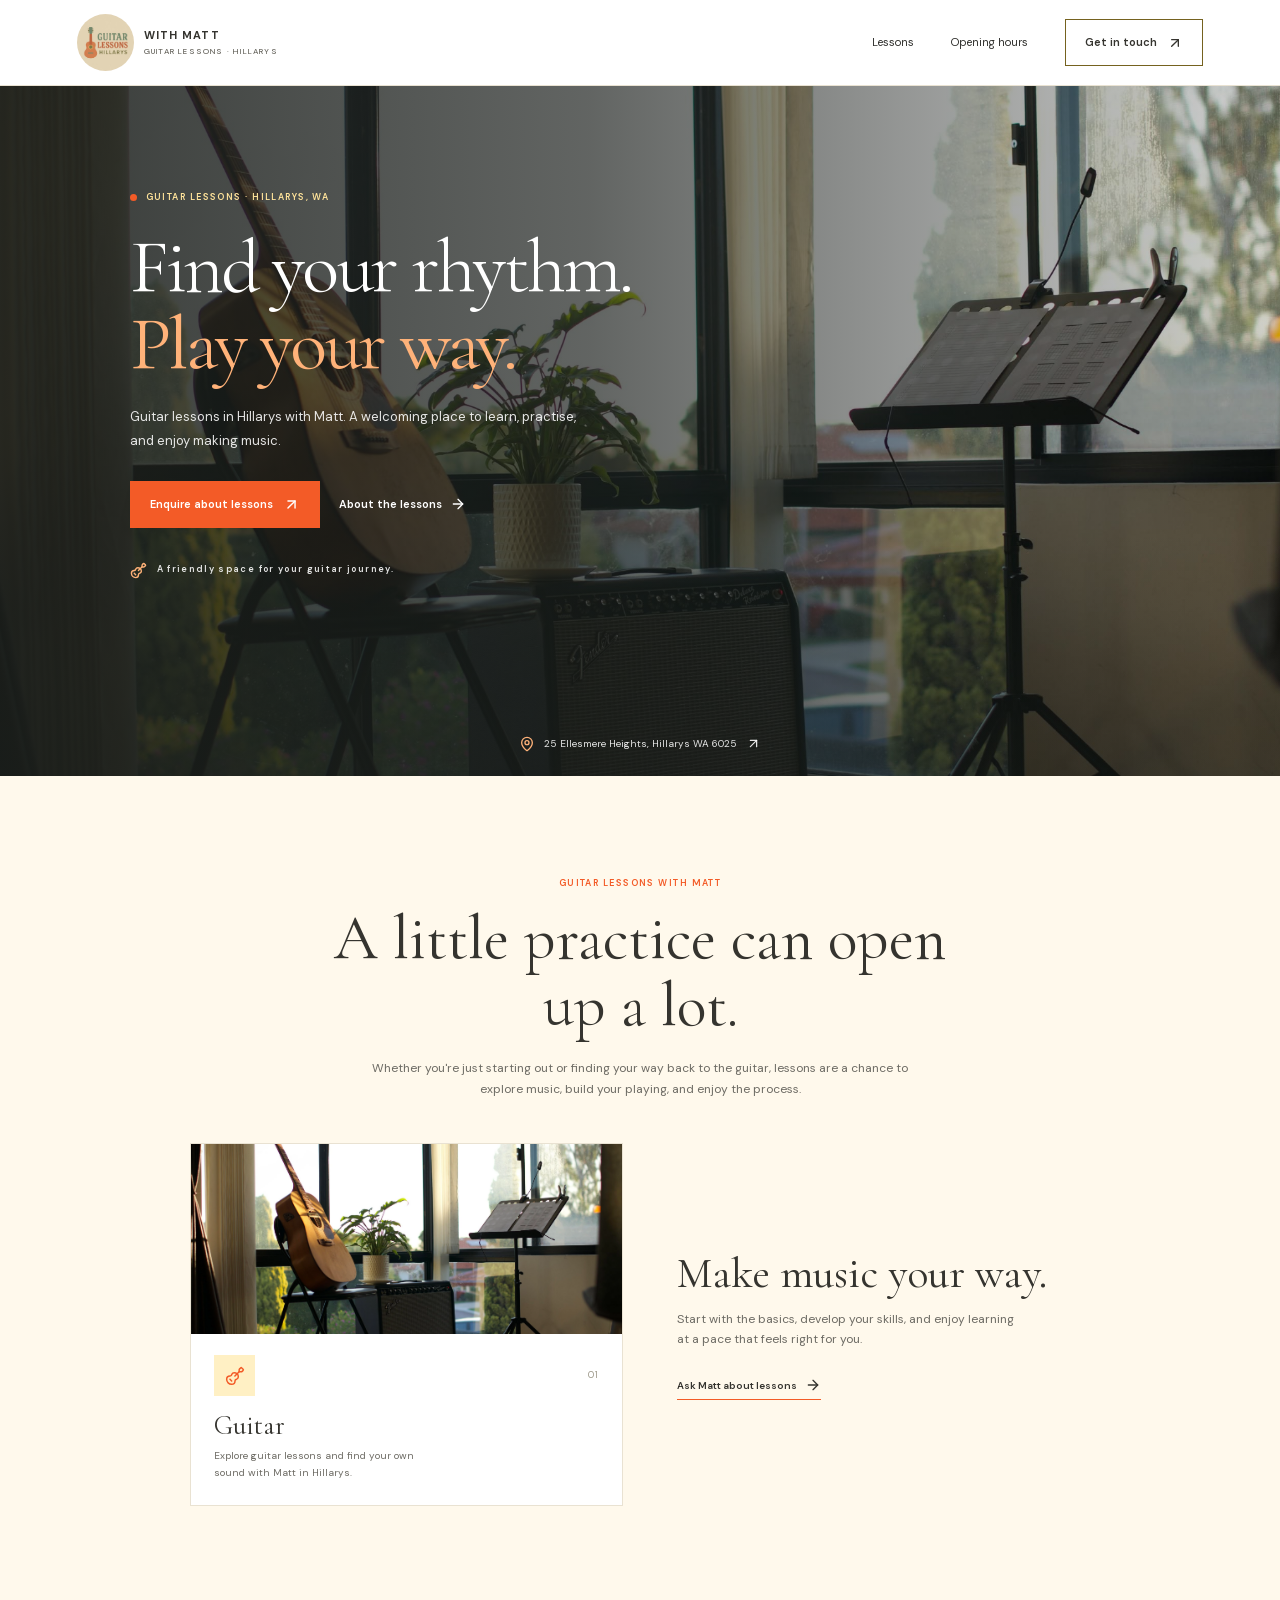
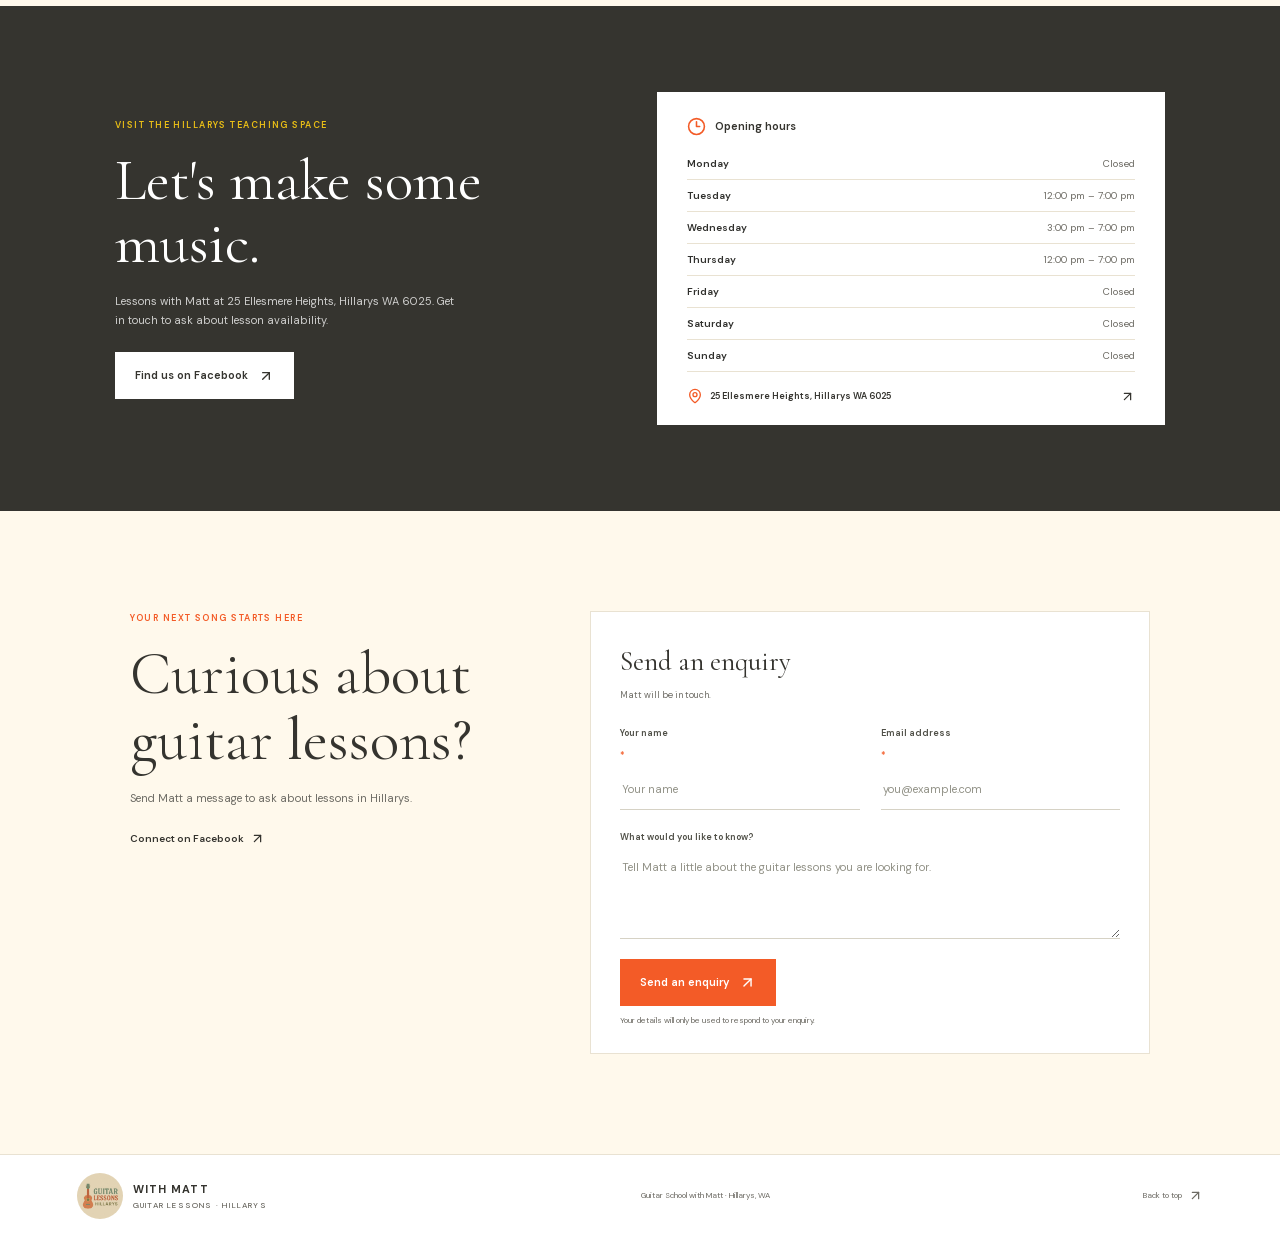
<file: index.html>
<!DOCTYPE html><html lang="en-AU" class="dm_sans_1b590f06-module__St2SeG__variable cormorant_garamond_fac135d0-module__42yeLa__variable"><head><meta charSet="utf-8"/><meta name="viewport" content="width=device-width, initial-scale=1"/><link rel="preload" href="./_next/static/media/01e4147cff8141ee-s.p.3huc2loe0ie8a.woff2" as="font" crossorigin="" type="font/woff2"/><link rel="preload" href="./_next/static/media/5c285b27cdda1fe8-s.p.2_mbdogr7ni8i.woff2" as="font" crossorigin="" type="font/woff2"/><link rel="preload" as="image" href="./images/logo.png"/><link rel="preload" as="image" href="./images/hero.png"/><style data-precedence="next" data-href="./_next/static/chunks/2r1eq-a3cncs2.css">@font-face{font-family:DM Sans;font-style:normal;font-weight:100 1000;font-display:swap;src:url(/_next/static/media/c3cb240f9c892514-s.3z_x6eowsw16y.woff2)format("woff2");unicode-range:U+100-2BA,U+2BD-2C5,U+2C7-2CC,U+2CE-2D7,U+2DD-2FF,U+304,U+308,U+329,U+1D00-1DBF,U+1E00-1E9F,U+1EF2-1EFF,U+2020,U+20A0-20AB,U+20AD-20C4,U+2113,U+2C60-2C7F,U+A720-A7FF}@font-face{font-family:DM Sans;font-style:normal;font-weight:100 1000;font-display:swap;src:url(/_next/static/media/5c285b27cdda1fe8-s.p.2_mbdogr7ni8i.woff2)format("woff2");unicode-range:U+??,U+131,U+152-153,U+2BB-2BC,U+2C6,U+2DA,U+2DC,U+304,U+308,U+329,U+2000-206F,U+20AC,U+2122,U+2191,U+2193,U+2212,U+2215,U+FEFF,U+FFFD}@font-face{font-family:DM Sans Fallback;src:local(Arial);ascent-override:94.9%;descent-override:29.66%;line-gap-override:0.0%;size-adjust:104.53%}.dm_sans_1b590f06-module__St2SeG__className{font-family:DM Sans,DM Sans Fallback;font-style:normal}.dm_sans_1b590f06-module__St2SeG__variable{--font-body:"DM Sans", "DM Sans Fallback"}
@font-face{font-family:Cormorant Garamond;font-style:normal;font-weight:400;font-display:swap;src:url(/_next/static/media/9cc5c0547f229dea-s.00y8kskkn0hyx.woff2)format("woff2");unicode-range:U+460-52F,U+1C80-1C8A,U+20B4,U+2DE0-2DFF,U+A640-A69F,U+FE2E-FE2F}@font-face{font-family:Cormorant Garamond;font-style:normal;font-weight:400;font-display:swap;src:url(/_next/static/media/b0947914c9718a1e-s.1xjn85gt7t6qs.woff2)format("woff2");unicode-range:U+301,U+400-45F,U+490-491,U+4B0-4B1,U+2116}@font-face{font-family:Cormorant Garamond;font-style:normal;font-weight:400;font-display:swap;src:url(/_next/static/media/d0b60be57f16ee32-s.1xtu7gopqv2u0.woff2)format("woff2");unicode-range:U+102-103,U+110-111,U+128-129,U+168-169,U+1A0-1A1,U+1AF-1B0,U+300-301,U+303-304,U+308-309,U+323,U+329,U+1EA0-1EF9,U+20AB}@font-face{font-family:Cormorant Garamond;font-style:normal;font-weight:400;font-display:swap;src:url(/_next/static/media/1f9e983605289f29-s.3aak_kra40y8r.woff2)format("woff2");unicode-range:U+100-2BA,U+2BD-2C5,U+2C7-2CC,U+2CE-2D7,U+2DD-2FF,U+304,U+308,U+329,U+1D00-1DBF,U+1E00-1E9F,U+1EF2-1EFF,U+2020,U+20A0-20AB,U+20AD-20C4,U+2113,U+2C60-2C7F,U+A720-A7FF}@font-face{font-family:Cormorant Garamond;font-style:normal;font-weight:400;font-display:swap;src:url(/_next/static/media/01e4147cff8141ee-s.p.3huc2loe0ie8a.woff2)format("woff2");unicode-range:U+??,U+131,U+152-153,U+2BB-2BC,U+2C6,U+2DA,U+2DC,U+304,U+308,U+329,U+2000-206F,U+20AC,U+2122,U+2191,U+2193,U+2212,U+2215,U+FEFF,U+FFFD}@font-face{font-family:Cormorant Garamond;font-style:normal;font-weight:500;font-display:swap;src:url(/_next/static/media/9cc5c0547f229dea-s.00y8kskkn0hyx.woff2)format("woff2");unicode-range:U+460-52F,U+1C80-1C8A,U+20B4,U+2DE0-2DFF,U+A640-A69F,U+FE2E-FE2F}@font-face{font-family:Cormorant Garamond;font-style:normal;font-weight:500;font-display:swap;src:url(/_next/static/media/b0947914c9718a1e-s.1xjn85gt7t6qs.woff2)format("woff2");unicode-range:U+301,U+400-45F,U+490-491,U+4B0-4B1,U+2116}@font-face{font-family:Cormorant Garamond;font-style:normal;font-weight:500;font-display:swap;src:url(/_next/static/media/d0b60be57f16ee32-s.1xtu7gopqv2u0.woff2)format("woff2");unicode-range:U+102-103,U+110-111,U+128-129,U+168-169,U+1A0-1A1,U+1AF-1B0,U+300-301,U+303-304,U+308-309,U+323,U+329,U+1EA0-1EF9,U+20AB}@font-face{font-family:Cormorant Garamond;font-style:normal;font-weight:500;font-display:swap;src:url(/_next/static/media/1f9e983605289f29-s.3aak_kra40y8r.woff2)format("woff2");unicode-range:U+100-2BA,U+2BD-2C5,U+2C7-2CC,U+2CE-2D7,U+2DD-2FF,U+304,U+308,U+329,U+1D00-1DBF,U+1E00-1E9F,U+1EF2-1EFF,U+2020,U+20A0-20AB,U+20AD-20C4,U+2113,U+2C60-2C7F,U+A720-A7FF}@font-face{font-family:Cormorant Garamond;font-style:normal;font-weight:500;font-display:swap;src:url(/_next/static/media/01e4147cff8141ee-s.p.3huc2loe0ie8a.woff2)format("woff2");unicode-range:U+??,U+131,U+152-153,U+2BB-2BC,U+2C6,U+2DA,U+2DC,U+304,U+308,U+329,U+2000-206F,U+20AC,U+2122,U+2191,U+2193,U+2212,U+2215,U+FEFF,U+FFFD}@font-face{font-family:Cormorant Garamond;font-style:normal;font-weight:600;font-display:swap;src:url(/_next/static/media/9cc5c0547f229dea-s.00y8kskkn0hyx.woff2)format("woff2");unicode-range:U+460-52F,U+1C80-1C8A,U+20B4,U+2DE0-2DFF,U+A640-A69F,U+FE2E-FE2F}@font-face{font-family:Cormorant Garamond;font-style:normal;font-weight:600;font-display:swap;src:url(/_next/static/media/b0947914c9718a1e-s.1xjn85gt7t6qs.woff2)format("woff2");unicode-range:U+301,U+400-45F,U+490-491,U+4B0-4B1,U+2116}@font-face{font-family:Cormorant Garamond;font-style:normal;font-weight:600;font-display:swap;src:url(/_next/static/media/d0b60be57f16ee32-s.1xtu7gopqv2u0.woff2)format("woff2");unicode-range:U+102-103,U+110-111,U+128-129,U+168-169,U+1A0-1A1,U+1AF-1B0,U+300-301,U+303-304,U+308-309,U+323,U+329,U+1EA0-1EF9,U+20AB}@font-face{font-family:Cormorant Garamond;font-style:normal;font-weight:600;font-display:swap;src:url(/_next/static/media/1f9e983605289f29-s.3aak_kra40y8r.woff2)format("woff2");unicode-range:U+100-2BA,U+2BD-2C5,U+2C7-2CC,U+2CE-2D7,U+2DD-2FF,U+304,U+308,U+329,U+1D00-1DBF,U+1E00-1E9F,U+1EF2-1EFF,U+2020,U+20A0-20AB,U+20AD-20C4,U+2113,U+2C60-2C7F,U+A720-A7FF}@font-face{font-family:Cormorant Garamond;font-style:normal;font-weight:600;font-display:swap;src:url(/_next/static/media/01e4147cff8141ee-s.p.3huc2loe0ie8a.woff2)format("woff2");unicode-range:U+??,U+131,U+152-153,U+2BB-2BC,U+2C6,U+2DA,U+2DC,U+304,U+308,U+329,U+2000-206F,U+20AC,U+2122,U+2191,U+2193,U+2212,U+2215,U+FEFF,U+FFFD}@font-face{font-family:Cormorant Garamond Fallback;src:local(Times New Roman);ascent-override:95.27%;descent-override:29.59%;line-gap-override:0.0%;size-adjust:96.98%}.cormorant_garamond_fac135d0-module__42yeLa__className{font-family:Cormorant Garamond,Cormorant Garamond Fallback;font-style:normal}.cormorant_garamond_fac135d0-module__42yeLa__variable{--font-display:"Cormorant Garamond", "Cormorant Garamond Fallback"}
@layer properties{@supports (((-webkit-hyphens:none)) and (not (margin-trim:inline))) or ((-moz-orient:inline) and (not (color:rgb(from red r g b)))){*,:before,:after,::backdrop{--tw-rotate-x:initial;--tw-rotate-y:initial;--tw-rotate-z:initial;--tw-skew-x:initial;--tw-skew-y:initial;--tw-border-style:solid;--tw-ordinal:initial;--tw-slashed-zero:initial;--tw-numeric-figure:initial;--tw-numeric-spacing:initial;--tw-numeric-fraction:initial;--tw-shadow:0 0 #0000;--tw-shadow-color:initial;--tw-shadow-alpha:100%;--tw-inset-shadow:0 0 #0000;--tw-inset-shadow-color:initial;--tw-inset-shadow-alpha:100%;--tw-ring-color:initial;--tw-ring-shadow:0 0 #0000;--tw-inset-ring-color:initial;--tw-inset-ring-shadow:0 0 #0000;--tw-ring-inset:initial;--tw-ring-offset-width:0px;--tw-ring-offset-color:#fff;--tw-ring-offset-shadow:0 0 #0000;--tw-outline-style:solid;--tw-blur:initial;--tw-brightness:initial;--tw-contrast:initial;--tw-grayscale:initial;--tw-hue-rotate:initial;--tw-invert:initial;--tw-opacity:initial;--tw-saturate:initial;--tw-sepia:initial;--tw-drop-shadow:initial;--tw-drop-shadow-color:initial;--tw-drop-shadow-alpha:100%;--tw-drop-shadow-size:initial;--tw-backdrop-blur:initial;--tw-backdrop-brightness:initial;--tw-backdrop-contrast:initial;--tw-backdrop-grayscale:initial;--tw-backdrop-hue-rotate:initial;--tw-backdrop-invert:initial;--tw-backdrop-opacity:initial;--tw-backdrop-saturate:initial;--tw-backdrop-sepia:initial;--tw-ease:initial}}}@layer theme{:root,:host{--font-mono:ui-monospace, SFMono-Regular, Menlo, Monaco, Consolas, "Liberation Mono", "Courier New", monospace;--ease-in:cubic-bezier(.4, 0, 1, 1);--ease-out:cubic-bezier(0, 0, .2, 1);--ease-in-out:cubic-bezier(.4, 0, .2, 1);--default-transition-duration:.15s;--default-transition-timing-function:cubic-bezier(.4, 0, .2, 1);--default-font-family:var(--font-body);--default-mono-font-family:var(--font-mono)}}@layer base{*,:after,:before,::backdrop{box-sizing:border-box;border:0 solid;margin:0;padding:0}::file-selector-button{box-sizing:border-box;border:0 solid;margin:0;padding:0}html,:host{-webkit-text-size-adjust:100%;tab-size:4;line-height:1.5;font-family:var(--default-font-family,-apple-system, BlinkMacSystemFont, "Segoe UI", Roboto, "Helvetica Neue", "Noto Sans", Arial, sans-serif, "Apple Color Emoji", "Segoe UI Emoji", "Segoe UI Symbol", "Noto Color Emoji");font-feature-settings:var(--default-font-feature-settings,normal);font-variation-settings:var(--default-font-variation-settings,normal);-webkit-tap-highlight-color:transparent}hr{height:0;color:inherit;border-top-width:1px}abbr:where([title]){-webkit-text-decoration:underline dotted;text-decoration:underline dotted}h1,h2,h3,h4,h5,h6{font-size:inherit;font-weight:inherit}a{color:inherit;-webkit-text-decoration:inherit;-webkit-text-decoration:inherit;-webkit-text-decoration:inherit;-webkit-text-decoration:inherit;text-decoration:inherit}b,strong{font-weight:bolder}code,kbd,samp,pre{font-family:var(--default-mono-font-family,ui-monospace, SFMono-Regular, Menlo, Monaco, Consolas, "Liberation Mono", "Courier New", monospace);font-feature-settings:var(--default-mono-font-feature-settings,normal);font-variation-settings:var(--default-mono-font-variation-settings,normal);font-size:1em}small{font-size:80%}sub,sup{vertical-align:baseline;font-size:75%;line-height:0;position:relative}sub{bottom:-.25em}sup{top:-.5em}table{text-indent:0;border-color:inherit;border-collapse:collapse}:-moz-focusring:where(:not(iframe)){outline:auto}progress{vertical-align:baseline}summary{display:list-item}ol,ul,menu{list-style:none}img,svg,video,canvas,audio,iframe,embed,object{vertical-align:middle;display:block}img,video{max-width:100%;height:auto}button,input,select,optgroup,textarea{font:inherit;font-feature-settings:inherit;font-variation-settings:inherit;letter-spacing:inherit;color:inherit;opacity:1;background-color:#0000;border-radius:0}::file-selector-button{font:inherit;font-feature-settings:inherit;font-variation-settings:inherit;letter-spacing:inherit;color:inherit;opacity:1;background-color:#0000;border-radius:0}:where(select:is([multiple],[size])) optgroup{font-weight:bolder}:where(select:is([multiple],[size])) optgroup option{padding-inline-start:20px}::file-selector-button{margin-inline-end:4px}::placeholder{opacity:1}@supports (not ((-webkit-appearance:-apple-pay-button))) or (contain-intrinsic-size:1px){::placeholder{color:currentColor}@supports (color:color-mix(in lab, red, red)){::placeholder{color:color-mix(in oklab, currentcolor 50%, transparent)}}}textarea{resize:vertical}::-webkit-search-decoration{-webkit-appearance:none}::-webkit-date-and-time-value{min-height:1lh;text-align:inherit}::-webkit-datetime-edit{display:inline-flex}::-webkit-datetime-edit-fields-wrapper{padding:0}::-webkit-datetime-edit{padding-block:0}::-webkit-datetime-edit-year-field{padding-block:0}::-webkit-datetime-edit-month-field{padding-block:0}::-webkit-datetime-edit-day-field{padding-block:0}::-webkit-datetime-edit-hour-field{padding-block:0}::-webkit-datetime-edit-minute-field{padding-block:0}::-webkit-datetime-edit-second-field{padding-block:0}::-webkit-datetime-edit-millisecond-field{padding-block:0}::-webkit-datetime-edit-meridiem-field{padding-block:0}::-webkit-calendar-picker-indicator{line-height:1}:-moz-ui-invalid{box-shadow:none}button,input:where([type=button],[type=reset],[type=submit]){appearance:button}::file-selector-button{appearance:button}::-webkit-inner-spin-button{height:auto}::-webkit-outer-spin-button{height:auto}[hidden]:where(:not([hidden=until-found])){display:none!important}}@layer components;@layer utilities{.\@container{container-type:inline-size}.collapse{visibility:collapse}.visible{visibility:visible}.absolute{position:absolute}.fixed{position:fixed}.relative{position:relative}.static{position:static}.sticky{position:sticky}.container{width:100%}@media (min-width:40rem){.container{max-width:40rem}}@media (min-width:48rem){.container{max-width:48rem}}@media (min-width:64rem){.container{max-width:64rem}}@media (min-width:80rem){.container{max-width:80rem}}@media (min-width:96rem){.container{max-width:96rem}}.container\!{width:100%!important}@media (min-width:40rem){.container\!{max-width:40rem!important}}@media (min-width:48rem){.container\!{max-width:48rem!important}}@media (min-width:64rem){.container\!{max-width:64rem!important}}@media (min-width:80rem){.container\!{max-width:80rem!important}}@media (min-width:96rem){.container\!{max-width:96rem!important}}.block{display:block}.contents{display:contents}.flex{display:flex}.grid{display:grid}.hidden{display:none}.hidden\!{display:none!important}.inline{display:inline}.inline-block{display:inline-block}.inline-flex{display:inline-flex}.inline-grid{display:inline-grid}.list-item{display:list-item}.table{display:table}.table-row{display:table-row}.flex-shrink,.shrink{flex-shrink:1}.flex-grow,.grow{flex-grow:1}.border-collapse{border-collapse:collapse}.transform{transform:var(--tw-rotate-x,) var(--tw-rotate-y,) var(--tw-rotate-z,) var(--tw-skew-x,) var(--tw-skew-y,)}.resize{resize:both}.truncate{text-overflow:ellipsis;white-space:nowrap;overflow:hidden}.border{border-style:var(--tw-border-style);border-width:1px}.border-none{--tw-border-style:none;border-style:none}.text-wrap{text-wrap:wrap}.capitalize{text-transform:capitalize}.lowercase{text-transform:lowercase}.uppercase{text-transform:uppercase}.italic{font-style:italic}.ordinal{--tw-ordinal:ordinal;font-variant-numeric:var(--tw-ordinal,) var(--tw-slashed-zero,) var(--tw-numeric-figure,) var(--tw-numeric-spacing,) var(--tw-numeric-fraction,)}.tabular-nums{--tw-numeric-spacing:tabular-nums;font-variant-numeric:var(--tw-ordinal,) var(--tw-slashed-zero,) var(--tw-numeric-figure,) var(--tw-numeric-spacing,) var(--tw-numeric-fraction,)}.overline{text-decoration-line:overline}.underline{text-decoration-line:underline}.underline\!{text-decoration-line:underline!important}.shadow{--tw-shadow:0 1px 3px 0 var(--tw-shadow-color,#0000001a), 0 1px 2px -1px var(--tw-shadow-color,#0000001a);box-shadow:var(--tw-inset-shadow), var(--tw-inset-ring-shadow), var(--tw-ring-offset-shadow), var(--tw-ring-shadow), var(--tw-shadow)}.ring{--tw-ring-shadow:var(--tw-ring-inset,) 0 0 0 calc(1px + var(--tw-ring-offset-width)) var(--tw-ring-color,currentcolor);box-shadow:var(--tw-inset-shadow), var(--tw-inset-ring-shadow), var(--tw-ring-offset-shadow), var(--tw-ring-shadow), var(--tw-shadow)}.outline{outline-style:var(--tw-outline-style);outline-width:1px}.blur{--tw-blur:blur(8px);filter:var(--tw-blur,) var(--tw-brightness,) var(--tw-contrast,) var(--tw-grayscale,) var(--tw-hue-rotate,) var(--tw-invert,) var(--tw-saturate,) var(--tw-sepia,) var(--tw-drop-shadow,)}.drop-shadow{--tw-drop-shadow-size:drop-shadow(0 1px 2px var(--tw-drop-shadow-color,#0000001a)) drop-shadow(0 1px 1px var(--tw-drop-shadow-color,#0000000f));--tw-drop-shadow:drop-shadow(0 1px 2px #0000001a) drop-shadow(0 1px 1px #0000000f);filter:var(--tw-blur,) var(--tw-brightness,) var(--tw-contrast,) var(--tw-grayscale,) var(--tw-hue-rotate,) var(--tw-invert,) var(--tw-saturate,) var(--tw-sepia,) var(--tw-drop-shadow,)}.invert{--tw-invert:invert(100%);filter:var(--tw-blur,) var(--tw-brightness,) var(--tw-contrast,) var(--tw-grayscale,) var(--tw-hue-rotate,) var(--tw-invert,) var(--tw-saturate,) var(--tw-sepia,) var(--tw-drop-shadow,)}.filter{filter:var(--tw-blur,) var(--tw-brightness,) var(--tw-contrast,) var(--tw-grayscale,) var(--tw-hue-rotate,) var(--tw-invert,) var(--tw-saturate,) var(--tw-sepia,) var(--tw-drop-shadow,)}.filter\!{filter:var(--tw-blur,) var(--tw-brightness,) var(--tw-contrast,) var(--tw-grayscale,) var(--tw-hue-rotate,) var(--tw-invert,) var(--tw-saturate,) var(--tw-sepia,) var(--tw-drop-shadow,)!important}.backdrop-filter{-webkit-backdrop-filter:var(--tw-backdrop-blur,) var(--tw-backdrop-brightness,) var(--tw-backdrop-contrast,) var(--tw-backdrop-grayscale,) var(--tw-backdrop-hue-rotate,) var(--tw-backdrop-invert,) var(--tw-backdrop-opacity,) var(--tw-backdrop-saturate,) var(--tw-backdrop-sepia,);backdrop-filter:var(--tw-backdrop-blur,) var(--tw-backdrop-brightness,) var(--tw-backdrop-contrast,) var(--tw-backdrop-grayscale,) var(--tw-backdrop-hue-rotate,) var(--tw-backdrop-invert,) var(--tw-backdrop-opacity,) var(--tw-backdrop-saturate,) var(--tw-backdrop-sepia,)}.transition{transition-property:color,background-color,border-color,outline-color,text-decoration-color,fill,stroke,--tw-gradient-from,--tw-gradient-via,--tw-gradient-to,opacity,box-shadow,transform,translate,scale,rotate,filter,-webkit-backdrop-filter,backdrop-filter,display,content-visibility,overlay,pointer-events;transition-timing-function:var(--tw-ease,var(--default-transition-timing-function));transition-duration:var(--tw-duration,var(--default-transition-duration))}.ease-in{--tw-ease:var(--ease-in);transition-timing-function:var(--ease-in)}.ease-in-out{--tw-ease:var(--ease-in-out);transition-timing-function:var(--ease-in-out)}.ease-out{--tw-ease:var(--ease-out);transition-timing-function:var(--ease-out)}.\[sanity-sdk\:message-bus\]{sanity-sdk:message-bus}}:root{--lightningcss-light:initial;--lightningcss-dark: ;color-scheme:light;--ink:#30302d;--green:#75621f;--green-dark:#35342f;--terracotta:#f35b27;--gold:#e8bd16;--paper:#fff9ec;--white:#fff;--muted:#6d6b64;--line:#e9e2d2;--pale:#fff0c4}*{box-sizing:border-box}html{scroll-behavior:smooth;scroll-padding-top:25px}body{background:var(--paper);color:var(--ink);font-family:var(--font-body), sans-serif;margin:0;font-size:15px;line-height:1.7}a{color:inherit;-webkit-tap-highlight-color:transparent;text-decoration:none}a:focus-visible,button:focus-visible,input:focus-visible,select:focus-visible,textarea:focus-visible{outline:2px solid var(--terracotta);outline-offset:4px}img{object-fit:cover;display:block}svg{flex-shrink:0}h1,h2,h3,p,figure{margin:0}h1,h2,h3{font-family:var(--font-display), Georgia, serif;font-weight:400;line-height:1.08}h2{font-size:clamp(40px,5vw,62px)}::selection{color:var(--green-dark);background:#f7d36f}.skip-link{z-index:20;background:var(--white);padding:10px 18px;position:fixed;top:-100px;left:14px}.skip-link:focus{top:12px}.site-header{z-index:2;border-bottom:1px solid var(--line);background:var(--white);justify-content:space-between;align-items:center;gap:24px;min-height:86px;padding:12px max(6%,50% - 600px);display:flex;position:relative}.brand{width:fit-content;color:var(--green-dark);letter-spacing:.1em;align-items:center;gap:10px;font-size:11px;font-weight:700;line-height:1.3;display:inline-flex}.brand img{border-radius:50%;width:57px;height:57px}.brand small{color:var(--muted);letter-spacing:.15em;margin-top:4px;font-size:8px;font-weight:500;display:block}.site-nav{align-items:center;gap:clamp(18px,3vw,37px);font-size:11px;display:flex}.site-nav>a:not(.button){transition:color .18s}.site-nav>a:not(.button):hover,.facebook-link:hover{color:var(--terracotta)}.button{min-height:47px;font-family:var(--font-body), sans-serif;cursor:pointer;border:1px solid #0000;justify-content:center;align-items:center;gap:10px;padding:11px 19px;font-size:11px;font-weight:600;transition:background .18s,color .18s,border-color .18s;display:inline-flex}.button-primary{background:var(--terracotta);color:var(--white)}.button-primary:hover{background:#d94b1c}.button-light{background:var(--white);color:var(--green-dark)}.button-light:hover{background:var(--pale)}.button-outline{border-color:var(--green);color:var(--green-dark)}.button-outline:hover{background:var(--green-dark);color:var(--white)}.hero{isolation:isolate;background:var(--green-dark);min-height:690px;color:var(--white);position:relative;overflow:hidden}.hero:before{z-index:-1;content:"";background:linear-gradient(90deg,#1b1f1ce0 0%,#1b1f1cb0 46%,#1b1f1c33 100%),linear-gradient(#0000 65%,#1b1f1c57);position:absolute;inset:0}.hero-background{z-index:-2;object-fit:cover;object-position:center 48%;width:100%;height:100%;position:absolute;inset:0}.hero-inner{align-items:center;width:min(1200px,100%);min-height:620px;margin:0 auto;padding:85px 7% 95px;display:flex;position:relative}.hero-copy{max-width:680px;padding:5px 0 18px}.eyebrow{letter-spacing:.16em;text-transform:uppercase;font-size:9px;font-weight:600;line-height:1.6}.hero-copy .eyebrow{color:#ffe39a;align-items:center;gap:9px;margin-bottom:24px;display:flex}.eyebrow-dot{background:var(--terracotta);border-radius:50%;width:7px;height:7px}.hero h1{max-width:650px;color:var(--white);letter-spacing:-.035em;font-size:clamp(55px,6vw,78px);line-height:1}.hero h1 span{color:#ffb279}.hero-description{color:#ffffffe0;max-width:470px;margin-top:23px;font-size:13px;line-height:1.85}.hero-actions{flex-wrap:wrap;align-items:center;gap:19px;margin-top:27px;display:flex}.hero-text-link{color:var(--white);align-items:center;gap:8px;font-size:11px;font-weight:600;display:inline-flex}.hero-text-link:hover{color:#ffcf83}.hero-note{color:#ffffffe0;letter-spacing:.15em;align-items:center;gap:10px;margin-top:34px;font-size:9px;font-weight:600;display:flex}.hero-note svg{color:#ffb279}.hero-location{color:#ffffffe0;align-items:center;gap:9px;width:fit-content;margin:0 auto;font-size:10px;display:flex;position:absolute;bottom:24px;left:max(7%,50% - 530px);right:max(7%,50% - 530px)}.hero-location svg:first-child{color:#ffb279}.hero-location:hover{color:#ffcf83}.section-wrap{width:min(1200px,100%);margin:0 auto;padding:100px 7%}.lessons-section{text-align:center}.section-heading{max-width:670px;margin:0 auto}.eyebrow-accent{color:var(--terracotta);margin-bottom:16px}.section-heading h2{color:var(--green-dark)}.section-heading>p:last-child{max-width:570px;color:var(--muted);margin:18px auto 0;font-size:12px}.lesson-grid{text-align:left;grid-template-columns:1fr 1fr;align-items:center;gap:34px;width:min(900px,100%);margin:44px auto 0;display:grid}.lesson-card{border:1px solid var(--line);background:var(--white);min-height:0;transition:transform .18s,box-shadow .18s;overflow:hidden}.lesson-card:hover{transform:translateY(-3px);box-shadow:0 12px 30px #35342f1a}.lesson-image{background:var(--pale);height:190px;overflow:hidden}.lesson-image img{width:100%;height:100%;transition:transform .22s}.lesson-card:hover .lesson-image img{transform:scale(1.035)}.lesson-card-content{padding:21px 23px 24px}.lesson-heading{justify-content:space-between;align-items:center;display:flex}.lesson-icon{background:var(--pale);width:41px;height:41px;color:var(--terracotta);place-items:center;display:grid}.card-number{color:#999585;letter-spacing:.12em;font-size:9px}.lesson-card h3{color:var(--green-dark);margin-top:15px;font-size:27px}.lesson-card p{max-width:36ch;color:var(--muted);margin-top:7px;font-size:10px}.lesson-copy{padding:20px}.lesson-copy h3{color:var(--green-dark);font-size:clamp(30px,4vw,43px)}.lesson-copy p{max-width:38ch;color:var(--muted);margin-top:13px;font-size:12px}.text-link{border-bottom:1px solid var(--terracotta);color:var(--green-dark);align-items:center;gap:8px;margin-top:27px;padding-bottom:5px;font-size:10px;font-weight:600;display:inline-flex}.text-link:hover{color:var(--terracotta)}.hours-section{background:var(--green-dark);color:var(--white);padding:86px 7%}.hours-inner{grid-template-columns:.9fr 1.1fr;align-items:center;gap:12%;width:min(1050px,100%);margin:0 auto;display:grid}.eyebrow-light{color:var(--gold);margin-bottom:16px}.hours-intro h2{max-width:380px;font-size:clamp(42px,5vw,59px)}.hours-intro>p:not(.eyebrow){color:#ffffffc2;max-width:340px;margin:16px 0 23px;font-size:11px}.hours-card{background:var(--white);color:var(--ink);padding:25px 30px 21px}.hours-card h3{color:var(--green-dark);font-family:var(--font-body), sans-serif;align-items:center;gap:9px;margin-bottom:12px;font-size:11px;font-weight:600;display:flex}.hours-card h3 svg{color:var(--terracotta)}.hours-card dl{margin:0}.hours-row{border-bottom:1px solid var(--line);justify-content:space-between;gap:14px;padding:7px 0;font-size:10px;display:flex}.hours-row dt{font-weight:600}.hours-row dd{color:var(--muted);text-align:right;margin:0}.map-link{color:var(--green-dark);align-items:center;gap:7px;margin-top:16px;font-size:9px;font-weight:600;display:flex}.map-link svg:first-child{color:var(--terracotta)}.map-link svg:last-child{margin-left:auto}.map-link:hover{color:var(--terracotta)}.contact-section{grid-template-columns:.78fr 1.22fr;align-items:start;gap:10%;display:grid}.contact-intro h2{max-width:390px;color:var(--green-dark);font-size:clamp(43px,5vw,61px)}.contact-intro>p:not(.eyebrow){max-width:350px;color:var(--muted);margin-top:16px;font-size:11px}.facebook-link{color:var(--green-dark);align-items:center;gap:6px;margin-top:22px;font-size:10px;font-weight:600;display:inline-flex}.contact-form-wrap{border:1px solid var(--line);background:var(--white);padding:27px 29px 25px}.form-heading{color:var(--green-dark);font-family:var(--font-display), Georgia, serif;gap:3px;margin-bottom:23px;font-size:27px;display:grid}.form-heading span{color:var(--muted);font-family:var(--font-body), sans-serif;font-size:9px}.enquiry-form{gap:20px;display:grid}.form-grid{grid-template-columns:1fr 1fr;gap:18px 21px;display:grid}.enquiry-form label{color:#505048;gap:6px;font-size:9px;font-weight:600;display:grid}.enquiry-form label>span{color:var(--terracotta);display:inline}.enquiry-form input,.enquiry-form select,.enquiry-form textarea{width:100%;min-height:41px;color:var(--ink);font:400 11px/1.5 var(--font-body), sans-serif;background:0 0;border:0;border-bottom:1px solid #d6d2c5;border-radius:0;padding:8px 2px}.enquiry-form input::placeholder,.enquiry-form textarea::placeholder{color:#929287;opacity:1}.enquiry-form select{appearance:none;background-image:linear-gradient(45deg,#0000 50%,#696d70 50%),linear-gradient(135deg,#696d70 50%,#0000 50%);background-position:calc(100% - 7px) 17px,100% 17px;background-repeat:no-repeat;background-size:6px 6px,6px 6px}.enquiry-form textarea{resize:vertical;min-height:88px}.enquiry-form .button{justify-self:start}.form-note{color:var(--muted);margin-top:-12px;font-size:8px}.honeypot{width:1px;height:1px;position:absolute;left:-10000px;overflow:hidden}.site-footer{border-top:1px solid var(--line);background:var(--white);justify-content:space-between;align-items:center;gap:20px;padding:18px max(6%,50% - 600px);display:flex}.site-footer .brand img{width:46px;height:46px}.site-footer>span,.site-footer>a:last-child{color:var(--muted);font-size:8px}.site-footer>a:last-child{align-items:center;gap:6px;display:inline-flex}@media (max-width:900px){.hero-inner{padding-left:6%;padding-right:6%}.hero h1{font-size:clamp(49px,7vw,67px)}.lesson-grid{gap:12px}.lesson-card-content{padding:18px}.lesson-image{height:160px}.hours-inner,.contact-section{gap:7%}}@media (max-width:700px){.site-header{gap:10px;min-height:72px;padding:9px 5%}.brand{gap:7px;font-size:9px}.brand img{width:45px;height:45px}.brand small{font-size:7px}.site-nav{gap:10px}.site-nav>a:not(.button){display:none}.site-nav .button{gap:6px;min-height:39px;padding:8px 10px;font-size:9px}.hero{min-height:690px}.hero:before{background:linear-gradient(90deg,#1b1f1cdb 0%,#1b1f1ca8 100%),linear-gradient(#0000 60%,#1b1f1c61)}.hero-inner{min-height:640px;padding:65px 7% 80px}.hero-copy{padding:0}.hero h1{max-width:510px;font-size:clamp(48px,12vw,67px)}.hero-description{margin-top:17px;font-size:12px}.hero-actions{gap:14px;margin-top:21px}.hero-note{margin-top:24px}.hero-background{object-position:42% center}.hero-location{font-size:9px;bottom:17px;left:6%;right:6%}.section-wrap{padding:72px 6%}.section-heading h2{font-size:43px}.lesson-grid{grid-template-columns:1fr;gap:14px;margin-top:29px}.lesson-copy{padding:4px 0 0}.lesson-card{grid-template-columns:.85fr 1.15fr;display:grid}.lesson-image{height:100%;min-height:170px}.lesson-card-content{align-self:center;padding:18px}.lesson-card h3{margin-top:12px;font-size:24px}.lesson-card p{max-width:42ch}.hours-section{padding:70px 6%}.hours-inner{grid-template-columns:1fr;gap:28px}.hours-intro h2{font-size:48px}.hours-card{padding:22px 20px 18px}.contact-section{grid-template-columns:1fr;gap:32px}.contact-intro h2{font-size:49px}.contact-form-wrap{padding:23px 19px}.form-grid{gap:14px 17px}.site-footer{flex-direction:column;align-items:flex-start;gap:12px;padding:21px 6%}}@media (max-width:400px){.brand{font-size:9px}.hero h1{font-size:44px}.hero-inner{padding-left:6%;padding-right:6%}.hero-actions{flex-direction:column;align-items:flex-start}.hero-note{font-size:8px}.lesson-card{grid-template-columns:1fr}.lesson-image{height:185px;min-height:0}.form-grid{grid-template-columns:1fr}.hours-row{font-size:9px}.map-link{font-size:8px}}@media (prefers-reduced-motion:reduce){html{scroll-behavior:auto}*,:before,:after{transition:none!important;animation:none!important}}@property --tw-rotate-x{syntax:"*";inherits:false}@property --tw-rotate-y{syntax:"*";inherits:false}@property --tw-rotate-z{syntax:"*";inherits:false}@property --tw-skew-x{syntax:"*";inherits:false}@property --tw-skew-y{syntax:"*";inherits:false}@property --tw-border-style{syntax:"*";inherits:false;initial-value:solid}@property --tw-ordinal{syntax:"*";inherits:false}@property --tw-slashed-zero{syntax:"*";inherits:false}@property --tw-numeric-figure{syntax:"*";inherits:false}@property --tw-numeric-spacing{syntax:"*";inherits:false}@property --tw-numeric-fraction{syntax:"*";inherits:false}@property --tw-shadow{syntax:"*";inherits:false;initial-value:0 0 #0000}@property --tw-shadow-color{syntax:"*";inherits:false}@property --tw-shadow-alpha{syntax:"<percentage>";inherits:false;initial-value:100%}@property --tw-inset-shadow{syntax:"*";inherits:false;initial-value:0 0 #0000}@property --tw-inset-shadow-color{syntax:"*";inherits:false}@property --tw-inset-shadow-alpha{syntax:"<percentage>";inherits:false;initial-value:100%}@property --tw-ring-color{syntax:"*";inherits:false}@property --tw-ring-shadow{syntax:"*";inherits:false;initial-value:0 0 #0000}@property --tw-inset-ring-color{syntax:"*";inherits:false}@property --tw-inset-ring-shadow{syntax:"*";inherits:false;initial-value:0 0 #0000}@property --tw-ring-inset{syntax:"*";inherits:false}@property --tw-ring-offset-width{syntax:"<length>";inherits:false;initial-value:0}@property --tw-ring-offset-color{syntax:"*";inherits:false;initial-value:#fff}@property --tw-ring-offset-shadow{syntax:"*";inherits:false;initial-value:0 0 #0000}@property --tw-outline-style{syntax:"*";inherits:false;initial-value:solid}@property --tw-blur{syntax:"*";inherits:false}@property --tw-brightness{syntax:"*";inherits:false}@property --tw-contrast{syntax:"*";inherits:false}@property --tw-grayscale{syntax:"*";inherits:false}@property --tw-hue-rotate{syntax:"*";inherits:false}@property --tw-invert{syntax:"*";inherits:false}@property --tw-opacity{syntax:"*";inherits:false}@property --tw-saturate{syntax:"*";inherits:false}@property --tw-sepia{syntax:"*";inherits:false}@property --tw-drop-shadow{syntax:"*";inherits:false}@property --tw-drop-shadow-color{syntax:"*";inherits:false}@property --tw-drop-shadow-alpha{syntax:"<percentage>";inherits:false;initial-value:100%}@property --tw-drop-shadow-size{syntax:"*";inherits:false}@property --tw-backdrop-blur{syntax:"*";inherits:false}@property --tw-backdrop-brightness{syntax:"*";inherits:false}@property --tw-backdrop-contrast{syntax:"*";inherits:false}@property --tw-backdrop-grayscale{syntax:"*";inherits:false}@property --tw-backdrop-hue-rotate{syntax:"*";inherits:false}@property --tw-backdrop-invert{syntax:"*";inherits:false}@property --tw-backdrop-opacity{syntax:"*";inherits:false}@property --tw-backdrop-saturate{syntax:"*";inherits:false}@property --tw-backdrop-sepia{syntax:"*";inherits:false}@property --tw-ease{syntax:"*";inherits:false}
</style><link rel="preload" as="script" fetchPriority="low" href="./_next/static/chunks/12aruqaur5huj.js"/><script src="./_next/static/chunks/22looll5q1d3y.js" async=""></script><script src="./_next/static/chunks/3g4px251sg85e.js" async=""></script><script src="./_next/static/chunks/turbopack-0vcn2oohw722i.js" async=""></script><script src="./_next/static/chunks/3fntmmi971322.js" async=""></script><script src="./_next/static/chunks/1lx0g41ub3toy.js" async=""></script><meta name="next-size-adjust" content=""/><title>Guitar School with Matt | Hillarys</title><meta name="description" content="Guitar lessons in Hillarys with Matt. Visit the teaching space at 25 Ellesmere Heights, Hillarys WA 6025."/><meta name="application-name" content="Guitar School with Matt"/><meta name="keywords" content="guitar lessons Hillarys,guitar teacher Hillarys,guitar lessons Perth,guitar lessons with Matt"/><meta property="og:title" content="Guitar School with Matt | Hillarys"/><meta property="og:description" content="Guitar lessons in Hillarys with Matt."/><meta property="og:site_name" content="Guitar School with Matt"/><meta property="og:locale" content="en_AU"/><meta property="og:type" content="website"/><meta name="twitter:card" content="summary"/><meta name="twitter:title" content="Guitar School with Matt | Hillarys"/><meta name="twitter:description" content="Guitar lessons in Hillarys with Matt."/><link rel="icon" href="/favicon.ico?favicon.2vob68tjqpejf.ico" sizes="256x256" type="image/x-icon"/><script src="./_next/static/chunks/0cz1d0mv5g_q7.js" noModule=""></script></head><body><div hidden=""><!--$--><!--/$--></div><a class="skip-link" href="#main">Skip to content</a><header class="site-header" id="top"><a class="brand" href="#top" aria-label="Guitar School with Matt home"><img alt="Guitar Lessons Hillarys" width="616" height="617" decoding="async" data-nimg="1" style="color:transparent" src="./images/logo.png"/><span>WITH MATT<small>GUITAR LESSONS · HILLARYS</small></span></a><nav class="site-nav" aria-label="Main navigation"><a href="#lessons">Lessons</a><a href="#hours">Opening hours</a><a class="button button-outline" href="#contact">Get in touch <svg xmlns="http://www.w3.org/2000/svg" width="16" height="16" viewBox="0 0 24 24" fill="none" stroke="currentColor" stroke-width="2" stroke-linecap="round" stroke-linejoin="round" class="lucide lucide-arrow-up-right" aria-hidden="true"><path d="M7 7h10v10"></path><path d="M7 17 17 7"></path></svg></a></nav></header><main id="main"><section class="hero" aria-labelledby="hero-title"><img alt="" decoding="async" data-nimg="fill" class="hero-background" style="position:absolute;height:100%;width:100%;left:0;top:0;right:0;bottom:0;color:transparent" src="./images/hero.png"/><div class="hero-inner"><div class="hero-copy"><p class="eyebrow"><span class="eyebrow-dot"></span> GUITAR LESSONS · HILLARYS, WA</p><h1 id="hero-title">Find your rhythm.<br/><span>Play your way.</span></h1><p class="hero-description">Guitar lessons in Hillarys with Matt. A welcoming place to learn, practise, and enjoy making music.</p><div class="hero-actions"><a class="button button-primary" href="#contact">Enquire about lessons <svg xmlns="http://www.w3.org/2000/svg" width="17" height="17" viewBox="0 0 24 24" fill="none" stroke="currentColor" stroke-width="2" stroke-linecap="round" stroke-linejoin="round" class="lucide lucide-arrow-up-right" aria-hidden="true"><path d="M7 7h10v10"></path><path d="M7 17 17 7"></path></svg></a><a class="hero-text-link" href="#lessons">About the lessons <svg xmlns="http://www.w3.org/2000/svg" width="16" height="16" viewBox="0 0 24 24" fill="none" stroke="currentColor" stroke-width="2" stroke-linecap="round" stroke-linejoin="round" class="lucide lucide-arrow-right" aria-hidden="true"><path d="M5 12h14"></path><path d="m12 5 7 7-7 7"></path></svg></a></div><div class="hero-note"><svg xmlns="http://www.w3.org/2000/svg" width="17" height="17" viewBox="0 0 24 24" fill="none" stroke="currentColor" stroke-width="2" stroke-linecap="round" stroke-linejoin="round" class="lucide lucide-guitar" aria-hidden="true"><path d="m11.9 12.1 4.514-4.514"></path><path d="M20.1 2.3a1 1 0 0 0-1.4 0l-1.114 1.114A2 2 0 0 0 17 4.828v1.344a2 2 0 0 1-.586 1.414A2 2 0 0 1 17.828 7h1.344a2 2 0 0 0 1.414-.586L21.7 5.3a1 1 0 0 0 0-1.4z"></path><path d="m6 16 2 2"></path><path d="M8.23 9.85A3 3 0 0 1 11 8a5 5 0 0 1 5 5 3 3 0 0 1-1.85 2.77l-.92.38A2 2 0 0 0 12 18a4 4 0 0 1-4 4 6 6 0 0 1-6-6 4 4 0 0 1 4-4 2 2 0 0 0 1.85-1.23z"></path></svg><span>A friendly space for your guitar journey.</span></div></div></div><a class="hero-location" href="https://maps.google.com/?q=25+Ellesmere+Heights,+Hillarys+WA+6025" target="_blank" rel="noopener noreferrer"><svg xmlns="http://www.w3.org/2000/svg" width="16" height="16" viewBox="0 0 24 24" fill="none" stroke="currentColor" stroke-width="2" stroke-linecap="round" stroke-linejoin="round" class="lucide lucide-map-pin" aria-hidden="true"><path d="M20 10c0 4.993-5.539 10.193-7.399 11.799a1 1 0 0 1-1.202 0C9.539 20.193 4 14.993 4 10a8 8 0 0 1 16 0"></path><circle cx="12" cy="10" r="3"></circle></svg><span>25 Ellesmere Heights, Hillarys WA 6025</span><svg xmlns="http://www.w3.org/2000/svg" width="15" height="15" viewBox="0 0 24 24" fill="none" stroke="currentColor" stroke-width="2" stroke-linecap="round" stroke-linejoin="round" class="lucide lucide-arrow-up-right" aria-hidden="true"><path d="M7 7h10v10"></path><path d="M7 17 17 7"></path></svg></a></section><section class="lessons-section section-wrap" id="lessons" aria-labelledby="lessons-title"><div class="section-heading"><p class="eyebrow eyebrow-accent">GUITAR LESSONS WITH MATT</p><h2 id="lessons-title">A little practice can open up a lot.</h2><p>Whether you&#x27;re just starting out or finding your way back to the guitar, lessons are a chance to explore music, build your playing, and enjoy the process.</p></div><div class="lesson-grid"><article class="lesson-card"><div class="lesson-image"><img alt="Acoustic guitar and music stand in the Hillarys teaching space." loading="lazy" width="2057" height="978" decoding="async" data-nimg="1" style="color:transparent" src="./images/hero.png"/></div><div class="lesson-card-content"><div class="lesson-heading"><span class="lesson-icon"><svg xmlns="http://www.w3.org/2000/svg" width="20" height="20" viewBox="0 0 24 24" fill="none" stroke="currentColor" stroke-width="1.8" stroke-linecap="round" stroke-linejoin="round" class="lucide lucide-guitar" aria-hidden="true"><path d="m11.9 12.1 4.514-4.514"></path><path d="M20.1 2.3a1 1 0 0 0-1.4 0l-1.114 1.114A2 2 0 0 0 17 4.828v1.344a2 2 0 0 1-.586 1.414A2 2 0 0 1 17.828 7h1.344a2 2 0 0 0 1.414-.586L21.7 5.3a1 1 0 0 0 0-1.4z"></path><path d="m6 16 2 2"></path><path d="M8.23 9.85A3 3 0 0 1 11 8a5 5 0 0 1 5 5 3 3 0 0 1-1.85 2.77l-.92.38A2 2 0 0 0 12 18a4 4 0 0 1-4 4 6 6 0 0 1-6-6 4 4 0 0 1 4-4 2 2 0 0 0 1.85-1.23z"></path></svg></span><span class="card-number">01</span></div><h3>Guitar</h3><p>Explore guitar lessons and find your own sound with Matt in Hillarys.</p></div></article><div class="lesson-copy"><h3>Make music your way.</h3><p>Start with the basics, develop your skills, and enjoy learning at a pace that feels right for you.</p><a class="text-link" href="#contact">Ask Matt about lessons <svg xmlns="http://www.w3.org/2000/svg" width="16" height="16" viewBox="0 0 24 24" fill="none" stroke="currentColor" stroke-width="2" stroke-linecap="round" stroke-linejoin="round" class="lucide lucide-arrow-right" aria-hidden="true"><path d="M5 12h14"></path><path d="m12 5 7 7-7 7"></path></svg></a></div></div></section><section class="hours-section" id="hours" aria-labelledby="hours-title"><div class="hours-inner"><div class="hours-intro"><p class="eyebrow eyebrow-light">VISIT THE HILLARYS TEACHING SPACE</p><h2 id="hours-title">Let&#x27;s make some music.</h2><p>Lessons with Matt at <!-- -->25 Ellesmere Heights, Hillarys WA 6025<!-- -->. Get in touch to ask about lesson availability.</p><a class="button button-light" href="https://www.facebook.com/share/1BaJBYnE81/?mibextid=wwXIfr" target="_blank" rel="noopener noreferrer">Find us on Facebook <svg xmlns="http://www.w3.org/2000/svg" width="16" height="16" viewBox="0 0 24 24" fill="none" stroke="currentColor" stroke-width="2" stroke-linecap="round" stroke-linejoin="round" class="lucide lucide-arrow-up-right" aria-hidden="true"><path d="M7 7h10v10"></path><path d="M7 17 17 7"></path></svg></a></div><div class="hours-card"><h3><svg xmlns="http://www.w3.org/2000/svg" width="19" height="19" viewBox="0 0 24 24" fill="none" stroke="currentColor" stroke-width="2" stroke-linecap="round" stroke-linejoin="round" class="lucide lucide-clock-3" aria-hidden="true"><circle cx="12" cy="12" r="10"></circle><path d="M12 6v6h4"></path></svg> Opening hours</h3><dl><div class="hours-row is-closed"><dt>Monday</dt><dd>Closed</dd></div><div class="hours-row"><dt>Tuesday</dt><dd>12:00 pm – 7:00 pm</dd></div><div class="hours-row"><dt>Wednesday</dt><dd>3:00 pm – 7:00 pm</dd></div><div class="hours-row"><dt>Thursday</dt><dd>12:00 pm – 7:00 pm</dd></div><div class="hours-row is-closed"><dt>Friday</dt><dd>Closed</dd></div><div class="hours-row is-closed"><dt>Saturday</dt><dd>Closed</dd></div><div class="hours-row is-closed"><dt>Sunday</dt><dd>Closed</dd></div></dl><a class="map-link" href="https://maps.google.com/?q=25+Ellesmere+Heights,+Hillarys+WA+6025" target="_blank" rel="noopener noreferrer"><svg xmlns="http://www.w3.org/2000/svg" width="16" height="16" viewBox="0 0 24 24" fill="none" stroke="currentColor" stroke-width="2" stroke-linecap="round" stroke-linejoin="round" class="lucide lucide-map-pin" aria-hidden="true"><path d="M20 10c0 4.993-5.539 10.193-7.399 11.799a1 1 0 0 1-1.202 0C9.539 20.193 4 14.993 4 10a8 8 0 0 1 16 0"></path><circle cx="12" cy="10" r="3"></circle></svg> <!-- -->25 Ellesmere Heights, Hillarys WA 6025<!-- --> <svg xmlns="http://www.w3.org/2000/svg" width="15" height="15" viewBox="0 0 24 24" fill="none" stroke="currentColor" stroke-width="2" stroke-linecap="round" stroke-linejoin="round" class="lucide lucide-arrow-up-right" aria-hidden="true"><path d="M7 7h10v10"></path><path d="M7 17 17 7"></path></svg></a></div></div></section><section class="contact-section section-wrap" id="contact" aria-labelledby="contact-title"><div class="contact-intro"><p class="eyebrow eyebrow-accent">YOUR NEXT SONG STARTS HERE</p><h2 id="contact-title">Curious about guitar lessons?</h2><p>Send Matt a message to ask about lessons in Hillarys.</p><a class="facebook-link" href="https://www.facebook.com/share/1BaJBYnE81/?mibextid=wwXIfr" target="_blank" rel="noopener noreferrer">Connect on Facebook <svg xmlns="http://www.w3.org/2000/svg" width="15" height="15" viewBox="0 0 24 24" fill="none" stroke="currentColor" stroke-width="2" stroke-linecap="round" stroke-linejoin="round" class="lucide lucide-arrow-up-right" aria-hidden="true"><path d="M7 7h10v10"></path><path d="M7 17 17 7"></path></svg></a></div><div class="contact-form-wrap"><p class="form-heading">Send an enquiry <span>Matt will be in touch.</span></p><form class="enquiry-form" name="guitar-school-with-matt-enquiry" data-netlify="true" netlify-honeypot="bot-field" action="/" method="POST"><input type="hidden" name="form-name" value="guitar-school-with-matt-enquiry"/><p class="honeypot" hidden=""><label>Leave this field empty<input tabindex="-1" autoComplete="off" name="bot-field"/></label></p><div class="form-grid"><label>Your name <span aria-hidden="true">*</span><input autoComplete="name" placeholder="Your name" required="" name="name"/></label><label>Email address <span aria-hidden="true">*</span><input type="email" autoComplete="email" placeholder="you@example.com" required="" name="email"/></label></div><label>What would you like to know?<textarea name="message" rows="4" placeholder="Tell Matt a little about the guitar lessons you are looking for."></textarea></label><button class="button button-primary" type="submit">Send an enquiry <svg xmlns="http://www.w3.org/2000/svg" width="17" height="17" viewBox="0 0 24 24" fill="none" stroke="currentColor" stroke-width="2" stroke-linecap="round" stroke-linejoin="round" class="lucide lucide-arrow-up-right" aria-hidden="true"><path d="M7 7h10v10"></path><path d="M7 17 17 7"></path></svg></button><p class="form-note">Your details will only be used to respond to your enquiry.</p></form></div></section></main><footer class="site-footer"><a class="brand" href="#top" aria-label="Guitar School with Matt home"><img alt="Guitar Lessons Hillarys" width="616" height="617" decoding="async" data-nimg="1" style="color:transparent" src="./images/logo.png"/><span>WITH MATT<small>GUITAR LESSONS · HILLARYS</small></span></a><span>Guitar School with Matt · Hillarys, WA</span><a href="#top">Back to top <svg xmlns="http://www.w3.org/2000/svg" width="15" height="15" viewBox="0 0 24 24" fill="none" stroke="currentColor" stroke-width="2" stroke-linecap="round" stroke-linejoin="round" class="lucide lucide-arrow-up-right" aria-hidden="true"><path d="M7 7h10v10"></path><path d="M7 17 17 7"></path></svg></a></footer><!--$--><!--/$--><script src="./_next/static/chunks/12aruqaur5huj.js" id="_R_" async=""></script><script>(self.__next_f=self.__next_f||[]).push([0])</script><script>self.__next_f.push([1,"1:\"$Sreact.fragment\"\n7:I[68027,[\"./_next/static/chunks/3fntmmi971322.js\"],\"default\",1]\n:HL[\"./_next/static/media/01e4147cff8141ee-s.p.3huc2loe0ie8a.woff2\",\"font\",{\"crossOrigin\":\"\",\"type\":\"font/woff2\"}]\n:HL[\"./_next/static/media/5c285b27cdda1fe8-s.p.2_mbdogr7ni8i.woff2\",\"font\",{\"crossOrigin\":\"\",\"type\":\"font/woff2\"}]\n2:T7b56,@font-face{font-family:DM Sans;font-style:normal;font-weight:100 1000;font-display:swap;src:url(/_next/static/media/c3cb240f9c892514-s.3z_x6eowsw16y.woff2)format(\"woff2\");unicode-range:U+100-2BA,U+2BD-2C5,U+2C7-2CC,U+2CE-2D7,U+2DD-2FF,U+304,U+308,U+329,U+1D00-1DBF,U+1E00-1E9F,U+1EF2-1EFF,U+2020,U+20A0-20AB,U+20AD-20C4,U+2113,U+2C60-2C7F,U+A720-A7FF}@font-face{font-family:DM Sans;font-style:normal;font-weight:100 1000;font-display:swap;src:url(/_next/static/media/5c285b27cdda1fe8-s.p.2_mbdogr7ni8i.woff2)format(\"woff2\");unicode-range:U+??,U+131,U+152-153,U+2BB-2BC,U+2C6,U+2DA,U+2DC,U+304,U+308,U+329,U+2000-206F,U+20AC,U+2122,U+2191,U+2193,U+2212,U+2215,U+FEFF,U+FFFD}@font-face{font-family:DM Sans Fallback;src:local(Arial);ascent-override:94.9%;descent-override:29.66%;line-gap-override:0.0%;size-adjust:104.53%}.dm_sans_1b590f06-module__St2SeG__className{font-family:DM Sans,DM Sans Fallback;font-style:normal}.dm_sans_1b590f06-module__St2SeG__variable{--font-body:\"DM Sans\", \"DM Sans Fallback\"}\n@font-face{font-family:Cormorant Garamond;font-style:normal;font-weight:400;font-display:swap;src:url(/_next/static/media/9cc5c0547f229dea-s.00y8kskkn0hyx.woff2)format(\"woff2\");unicode-range:U+460-52F,U+1C80-1C8A,U+20B4,U+2DE0-2DFF,U+A640-A69F,U+FE2E-FE2F}@font-face{font-family:Cormorant Garamond;font-style:normal;font-weight:400;font-display:swap;src:url(/_next/static/media/b0947914c9718a1e-s.1xjn85gt7t6qs.woff2)format(\"woff2\");unicode-range:U+301,U+400-45F,U+490-491,U+4B0-4B1,U+2116}@font-face{font-family:Cormorant Garamond;font-style:normal;font-weight:400;font-display:swap;src:url(/_next/static/media/d0b60be57f16ee32-s.1xtu7gopqv2u0.woff2)format(\"woff2\");unicode-range:U+102-103,U+110-111,U+128-129,U+168-169,U+1A0-1A1,U+1AF-1B0,U+300-301,U+303-304,U+308-309,U+323,U+329,U+1EA0-1EF9,U+20AB}@font-face{font-family:Cormorant Garamond;font-style:normal;font-weight:400;font-display:swap;src:url(/_next/static/media/1f9e983605289f29-s.3aak_kra40y8r.woff2)format(\"woff2\");unicode-range:U+100-2BA,U+2BD-2C5,U+2C7-2CC,U+2CE-2D7,U+2DD-2FF,U+304,U+308,U+329,U+1D00-1DBF,U+1E00-1E9F,U+1EF2-1EFF,U+2020,U+20A0-20AB,U+20AD-20C4,U+2113,U+2C60-2C7F,U+A720-A7FF}@font-face{font-family:Cormorant Garamond;font-style:normal;font-weight:400;font-display:swap;src:url(/_next/static/media/01e4147cff8141ee-s.p.3huc2loe0ie8a.woff2)format(\"woff2\");unicode-range:U+??,U+131,U+152-153,U+2BB-2BC,U+2C6,U+2DA,U+2DC,U+304,U+308,U+329,U+2000-206F,U+20AC,U+2122,U+2191,U+2193,U+2212,U+2215,U+FEFF,U+FFFD}@font-face{font-family:Cormorant Garamond;font-style:normal;font-weight:500;font-display:swap;src:url(/_next/static/media/9cc5c0547f229dea-s.00y8kskkn0hyx.woff2)format(\"woff2\");unicode-range:U+460-52F,U+1C80-1C8A,U+20B4,U+2DE0-2DFF,U+A640-A69F,U+FE2E-FE2F}@font-face{font-family:Cormorant Garamond;font-style:normal;font-weight:500;font-display:swap;src:url(/_next/static/media/b0947914c9718a1e-s.1xjn85gt7t6qs.woff2)format(\"woff2\");unicode-range:U+301,U+400-45F,U+490-491,U+4B0-4B1,U+2116}@font-face{font-family:Cormorant Garamond;font-style:normal;font-weight:500;font-display:swap;src:url(/_next/static/media/d0b60be57f16ee32-s.1xtu7gopqv2u0.woff2)format(\"woff2\");unicode-range:U+102-103,U+110-111,U+128-129,U+168-169,U+1A0-1A1,U+1AF-1B0,U+300-301,U+303-304,U+308-309,U+323,U+329,U+1EA0-1EF9,U+20AB}@font-face{font-family:Cormorant Garamond;font-style:normal;font-weight:500;font-display:swap;src:url(/_next/static/media/1f9e983605289f29-s.3aak_kra40y8r.woff2)format(\"woff2\");unicode-range:U+100-2BA,U+2BD-2C5,U+2C7-2CC,U+2CE-2D7,U+2DD-2FF,U+304,U+308,U+329,U+1D00-1DBF,U+1E00-1E9F,U+1EF2-1EFF,U+2020,U+20A0-20AB,U+20AD-20C4,U+2113,U+2C60-2C7F,U+A720-A7FF}@font-face{font-family:Cormorant Garamond;font-style:normal;font-weight:500;font-display:swap;src:url(/_next/static/media/01e4147cff8141ee-s.p.3huc2loe0ie8a.woff2)format(\"woff2\");unicode-range:U+??,U+131,U+152-153,U+2BB-2BC,U+2C6,U+2DA,U+2DC,U+304,U+308,U+329,U+2000-206F,U+20AC,U+2122,U+2191,U+2193,U+2212,U+2215,U+FEFF,U+FFFD}@font-face{font-family:Cormorant Garamond;font-style:normal;font-weight:600;font-display:swap;src:url(/_next/static/media/9cc5c0547f229dea-s.00y8kskkn0hyx.woff2)format(\"woff2\");unicode-range:U+460-52F,U+1C80-1C8A,U+20B4,U+2DE0-2DFF,U+A640-A69F,U+FE2E-FE2F}@font-face{font-family:Cormorant Garamond;font-style:normal;font-weight:600;font-display:swap;src:url(/_next/static/media/b0947914c9718a1e-s.1xjn85gt7t6qs.woff2)format(\"woff2\");unicode-range:U+301,U+400-45F,U+490-491,U+4B0-4B1,U+2116}@font-face{font-family:Cormorant Garamond;font-style:normal;font-weight:600;font-display:swap;src:url(/_next/static/media/d0b60be57f16ee32-s.1xtu7gopqv2u0.woff2)format(\"woff2\");unicode-range:U+102-103,U+110-111,U+128-129,U+168-169,U+1A0-1A1,U+1AF-1B0,U+300-301,U+303-304,U+308-309,U+323,U+329,U+1EA0-1EF9,U+20AB}@font-face{font-family:Cormorant Garamond;font-style:normal;font-weight:600;font-display:swap;src:url(/_next/static/media/1f9e983605289f29-s.3aak_kra40y8r.woff2)format(\"woff2\");unicode-range:U+100-2BA,U+2BD-2C5,U+2C7-2CC,U+2CE-2D7,U+2DD-2FF,U+304,U+308,U+329,U+1D00-1DBF,U+1E00-1E9F,U+1EF2-1EFF,U+2020,U+20A0-20AB,U+20AD-20C4,U+2113,U+2C60-2C7F,U+A720-A7FF}@font-face{font-family:Cormorant Garamond;font-style:normal;font-weight:600;font-display:swap;src:url(/_next/static/media/01e4147cff8141ee-s.p.3huc2loe0ie8a.woff2)format(\"woff2\");unicode-range:U+??,U+131,U+152-153,U+2BB-2BC,U+2C6,U+2DA,U+2DC,U+304,U+308,U+329,U+2000-206F,U+20AC,U+2122,U+2191,U+2193,U+2212,U+2215,U+FEFF,U+FFFD}@font-face{font-family:Cormorant Garamond Fallback;src:local(Times New Roman);ascent-override:95.27%;descent-override:29.59%;line-gap-override:0.0%;size-adjust:96.98%}.cormorant_garamond_fac135d0-module__42yeLa__className{font-family:Cormorant Garamond,Cormorant Garamond Fallback;font-style:normal}.cormorant_garamond_fac135d0-module__42yeLa__variable{--font-display:\"Cormorant Garamond\", \"Cormorant Garamond Fallback\"}\n@layer properties{@supports (((-webkit-hyphens:none)) and (not (margin-trim:inline))) or ((-moz-orient:inline) and (not (color:rgb(from red r g b)))){*,:before,:after,::backdrop{--tw-rotate-x:initial;--tw-rotate-y:initial;--tw-rotate-z:initial;--tw-skew-x:initial;--tw-skew-y:initial;--tw-border-style:solid;--tw-ordinal:initial;--tw-slashed-zero:initial;--tw-numeric-figure:initial;--tw-numeric-spacing:initial;--tw-numeric-fraction:initial;--tw-shadow:0 0 #0000;--tw-shadow-color:initial;--tw-shadow-alpha:100%;--tw-inset-shadow:0 0 #0000;--tw-inset-shadow-color:initial;--tw-inset-shadow-alpha:100%;--tw-ring-color:initial;--tw-ring-shadow:0 0 #0000;--tw-inset-ring-color:initial;--tw-inset-ring-shadow:0 0 #0000;--tw-ring-inset:initial;--tw-ring-offset-width:0px;--tw-ring-offset-color:#fff;--tw-ring-offset-shadow:0 0 #0000;--tw-outline-style:solid;--tw-blur:initial;--tw-brightness:initial;--tw-contrast:initial;--tw-grayscale:initial;--tw-hue-rotate:initial;--tw-invert:initial;--tw-opacity:initial;--tw-saturate:initial;--tw-sepia:initial;--tw-drop-shadow:initial;--tw-drop-shadow-color:initial;--tw-drop-shadow-alpha:100%;--tw-drop-shadow-size:initial;--tw-backdrop-blur:initial;--tw-backdrop-brightness:initial;--tw-backdrop-contrast:initial;--tw-backdrop-grayscale:initial;--tw-backdrop-hue-rotate:initial;--tw-backdrop-invert:initial;--tw-backdrop-opacity:initial;--tw-backdrop-saturate:initial;--tw-backdrop-sepia:initial;--tw-ease:initial}}}@layer theme{:root,:host{--font-mono:ui-monospace, SFMono-Regular, Menlo, Monaco, Consolas, \"Liberation Mono\", \"Courier New\", monospace;--ease-in:cubic-bezier(.4, 0, 1, 1);--ease-out:cubic-bezier(0, 0, .2, 1);--ease-in-out:cubic-bezier(.4, 0, .2, 1);--default-transition-duration:.15s;--default-transition-timing-function:cubic-bezier(.4, 0, .2, 1);--default-font-family:var(--font-body);--default-mono-font-family:var(--font-mono)}}@layer base{*,:after,:before,::backdrop{box-sizing:border-box;border:0 solid;margin:0;padding:0}::file-selector-button{box-sizing:border-box;border:0 solid;margin:0;padding:0}html,:host{-webkit-text-size-adjust:100%;tab-size:4;line-height:1.5;font-family:var(--default-font-family,-apple-system, BlinkMacSystemFont, \"Segoe UI\", Roboto, \"Helvetica Neue\", \"Noto Sans\", Arial, sans-serif, \"Apple Color Emoji\", \"Segoe UI Emoji\", \"Segoe UI Symbol\", \"Noto Color Emoji\");font-feature-settings:var(--default-font-feature-settings,normal);font-variation-settings:var(--default-font-variation-settings,normal);-webkit-tap-highlight-color:transparent}hr{height:0;color:inherit;border-top-width:1px}abbr:where([title]){-webkit-text-decoration:underline dotted;text-decoration:underline dotted}h1,h2,h3,h4,h5,h6{font-size:inherit;font-weight:inherit}a{color:inherit;-webkit-text-decoration:inherit;-webkit-text-decoration:inherit;-webkit-text-decoration:inherit;-webkit-text-decoration:inherit;text-decoration:inherit}b,strong{font-weight:bolder}code,kbd,samp,pre{font-family:var(--default-mono-font-family,ui-monospace, SFMono-Regular, Menlo, Monaco, Consolas, \"Liberation Mono\", \"Courier New\", monospace);font-feature-settings:var(--default-mono-font-feature-settings,normal);font-variation-settings:var(--default-mono-font-variation-settings,normal);font-size:1em}small{font-size:80%}sub,sup{vertical-align:baseline;font-size:75%;line-height:0;position:relative}sub{bottom:-.25em}sup{top:-.5em}table{text-indent:0;border-color:inherit;border-collapse:collapse}:-moz-focusring:where(:not(iframe)){outline:auto}progress{vertical-align:baseline}summary{display:list-item}ol,ul,menu{list-style:none}img,svg,video,canvas,audio,iframe,embed,object{vertical-align:middle;display:block}img,video{max-width:100%;height:auto}button,input,select,optgroup,textarea{font:inherit;font-feature-settings:inherit;font-variation-settings:inherit;letter-spacing:inherit;color:inherit;opacity:1;background-color:#0000;border-radius:0}::file-selector-button{font:inherit;font-feature-settings:inherit;font-variation-settings:inherit;letter-spacing:inherit;color:inherit;opacity:1;background-color:#0000;border-radius:0}:where(select:is([multiple],[size])) optgroup{font-weight:bolder}:where(select:is([multiple],[size])) optgroup option{padding-inline-start:20px}::file-selector-button{margin-inline-end:4px}::placeholder{opacity:1}@supports (not ((-webkit-appearance:-apple-pay-button))) or (contain-intrinsic-size:1px){::placeholder{color:currentColor}@supports (color:color-mix(in lab, red, red)){::placeholder{color:color-mix(in oklab, currentcolor 50%, transparent)}}}textarea{resize:vertical}::-webkit-search-decoration{-webkit-appearance:none}::-webkit-date-and-time-value{min-height:1lh;text-align:inherit}::-webkit-datetime-edit{display:inline-flex}::-webkit-datetime-edit-fields-wrapper{padding:0}::-webkit-datetime-edit{padding-block:0}::-webkit-datetime-edit-year-field{padding-block:0}::-webkit-datetime-edit-month-field{padding-block:0}::-webkit-datetime-edit-day-field{padding-block:0}::-webkit-datetime-edit-hour-field{padding-block:0}::-webkit-datetime-edit-minute-field{padding-block:0}::-webkit-datetime-edit-second-field{padding-block:0}::-webkit-datetime-edit-millisecond-field{padding-block:0}::-webkit-datetime-edit-meridiem-field{padding-block:0}::-webkit-calendar-picker-indicator{line-height:1}:-moz-ui-invalid{box-shadow:none}button,input:where([type=button],[type=reset],[type=submit]){appearance:button}::file-selector-button{appearance:button}::-webkit-inner-spin-button{height:auto}::-webkit-outer-spin-button{height:auto}[hidden]:where(:not([hidden=until-found])){display:none!important}}@layer components;@layer utilities{.\\@container{container-type:inline-size}.collapse{visibility:collapse}.visible{visibility:visible}.absolute{position:absolute}.fixed{position:fixed}.relative{position:relative}.static{position:static}.sticky{position:sticky}.container{width:100%}@media (min-width:40rem){.container{max-width:40rem}}@media (min-width:48rem){.container{max-width:48rem}}@media (min-width:64rem){.container{max-width:64rem}}@media (min-width:80rem){.container{max-width:80rem}}@media (min-width:96rem){.container{max-width:96rem}}.container\\!{width:100%!important}@media (min-width:40rem){.container\\!{max-width:40rem!important}}@media (min-width:48rem){.container\\!{max-width:48rem!important}}@media (min-width:64rem){.container\\!{max-width:64rem!important}}@media (min-width:80rem){.container\\!{max-width:80rem!important}}@media (min-width:96rem){.container\\!{max-width:96rem!important}}.block{display:block}.contents{display:contents}.flex{display:flex}.grid{display:grid}.hidden{display:none}.hidden\\!{display:none!important}.inline{display:inline}.inline-block{display:inline-block}.inline-flex{display:inline-flex}.inline-grid{display:inline-grid}.list-item{display:list-item}.table{display:table}.table-row{display:table-row}.flex-shrink,.shrink{flex-shrink:1}.flex-grow,.grow{flex-grow:1}.border-collapse{border-collapse:collapse}.transform{transform:var(--tw-rotate-x,) var(--tw-rotate-y,) var(--tw-rotate-z,) var(--tw-skew-x,) var(--tw-skew-y,)}.resize{resize:both}.truncate{text-overflow:ellipsis;white-space:nowrap;overflow:hidden}.border{border-style:var(--tw-border-style);border-width:1px}.border-none{--tw-border-style:none;border-style:none}.text-wrap{text-wrap:wrap}.capitalize{text-transform:capitalize}.lowercase{text-transform:lowercase}.uppercase{text-transform:uppercase}.italic{font-style:italic}.ordinal{--tw-ordinal:ordinal;font-variant-numeric:var(--tw-ordinal,) var(--tw-slashed-zero,) var(--tw-numeric-figure,) var(--tw-numeric-spacing,) var(--tw-numeric-fraction,)}.tabular-nums{--tw-numeric-spacing:tabular-nums;font-variant-numeric:var(--tw-ordinal,) var(--tw-slashed-zero,) var(--tw-numeric-figure,) var(--tw-numeric-spacing,) var(--tw-numeric-fraction,)}.overline{text-decoration-line:overline}.underline{text-decoration-line:underline}.underline\\!{text-decoration-line:underline!important}.shadow{--tw-shadow:0 1px 3px 0 var(--tw-shadow-color,#0000001a), 0 1px 2px -1px var(--tw-shadow-color,#0000001a);box-shadow:var(--tw-inset-shadow), var(--tw-inset-ring-shadow), var(--tw-ring-offset-shadow), var(--tw-ring-shadow), var(--tw-shadow)}.ring{--tw-ring-shadow:var(--tw-ring-inset,) 0 0 0 calc(1px + var(--tw-ring-offset-width)) var(--tw-ring-color,currentcolor);box-shadow:var(--tw-inset-shadow), var(--tw-inset-ring-shadow), var(--tw-ring-offset-shadow), var(--tw-ring-shadow), var(--tw-shadow)}.outline{outline-style:var(--tw-outline-style);outline-width:1px}.blur{--tw-blur:blur(8px);filter:var(--tw-blur,) var(--tw-brightness,) var(--tw-contrast,) var(--tw-grayscale,) var(--tw-hue-rotate,) var(--tw-invert,) var(--tw-saturate,) var(--tw-sepia,) var(--tw-drop-shadow,)}.drop-shadow{--tw-drop-shadow-size:drop-shadow(0 1px 2px var(--tw-drop-shadow-color,#0000001a)) drop-shadow(0 1px 1px var(--tw-drop-shadow-color,#0000000f));--tw-drop-shadow:drop-shadow(0 1px 2px #0000001a) drop-shadow(0 1px 1px #0000000f);filter:var(--tw-blur,) var(--tw-brightness,) var(--tw-contrast,) var(--tw-grayscale,) var(--tw-hue-rotate,) var(--tw-invert,) var(--tw-saturate,) var(--tw-sepia,) var(--tw-drop-shadow,)}.invert{--tw-invert:invert(100%);filter:var(--tw-blur,) var(--tw-brightness,) var(--tw-contrast,) var(--tw-grayscale,) var(--tw-hue-rotate,) var(--tw-invert,) var(--tw-saturate,) var(--tw-sepia,) var(--tw-drop-shadow,)}.filter{filter:var(--tw-blur,) var(--tw-brightness,) var(--tw-contrast,) var(--tw-grayscale,) var(--tw-hue-rotate,) var(--tw-invert,) var(--tw-saturate,) var(--tw-sepia,) var(--tw-drop-shadow,)}.filter\\!{filter:var(--tw-blur,) var(--tw-brightness,) var(--tw-contrast,) var(--tw-grayscale,) var(--tw-hue-rotate,) var(--tw-invert,) var(--tw-saturate,) var(--tw-sepia,) var(--tw-drop-shadow,)!important}.backdrop-filter{-webkit-backdrop-filter:var(--tw-backdrop-blur,) var(--tw-backdrop-brightness,) var(--tw-backdrop-contrast,) var(--tw-backdrop-grayscale,) var(--tw-backdrop-hue-rotate,) var(--tw-backdrop-invert,) var(--tw-backdrop-opacity,) var(--tw-backdrop-saturate,) var(--tw-backdrop-sepia,);backdrop-filter:var(--tw-backdrop-blur,) var(--tw-backdrop-brightness,) var(--tw-backdrop-contrast,) var(--tw-backdrop-grayscale,) var(--tw-backdrop-hue-rotate,) var(--tw-backdrop-invert,) var(--tw-backdrop-opacity,) var(--tw-backdrop-saturate,) var(--tw-backdrop-sepia,)}.transition{transition-property:color,background-color,border-color,outline-color,text-decoration-color,fill,stroke,--tw-gradient-from,--tw-gradient-via,--tw-gradient-to,opacity,box-shadow,transform,translate,scale,rotate,filter,-webkit-backdrop-filter,backdrop-filter,display,content-visibility,overlay,pointer-events;transition-timing-function:var(--tw-ease,var(--default-transition-timing-function));transition-duration:var(--tw-duration,var(--default-transition-duration))}.ease-in{--tw-ease:var(--ease-in);transition-timing-function:var(--ease-in)}.ease-in-out{--tw-ease:var(--ease-in-out);transition-timing-function:var(--ease-in-out)}.ease-out{--tw-ease:var(--ease-out);transition-timing-function:var(--ease-out)}.\\[sanity-sdk\\:message-bus\\]{sanity-sdk:message-bus}}:root{--lightningcss-light:initial;--lightningcss-dark: ;color-scheme:light;--ink:#30302d;--green:#75621f;--green-dark:#35342f;--terracotta:#f35b27;--gold:#e8bd16;--paper:#fff9ec;--white:#fff;--muted:#6d6b64;--line:#e9e2d2;--pale:#fff0c4}*{box-sizing:border-box}html{scroll-behavior:smooth;scroll-padding-top:25px}body{background:var(--paper);color:var(--ink);font-family:var(--font-body), sans-serif;margin:0;font-size:15px;line-height:1.7}a{color:inherit;-webkit-tap-highlight-color:transparent;text-decoration:none}a:focus-visible,button:focus-visible,input:focus-visible,select:focus-visible,textarea:focus-visible{outline:2px solid var(--terracotta);outline-offset:4px}img{object-fit:cover;display:block}svg{flex-shrink:0}h1,h2,h3,p,figure{margin:0}h1,h2,h3{font-family:var(--font-display), Georgia, serif;font-weight:400;line-height:1.08}h2{font-size:clamp(40px,5vw,62px)}::selection{color:var(--green-dark);background:#f7d36f}.skip-link{z-index:20;background:var(--white);padding:10px 18px;position:fixed;top:-100px;left:14px}.skip-link:focus{top:12px}.site-header{z-index:2;border-bottom:1px solid var(--line);background:var(--white);justify-content:space-between;align-items:center;gap:24px;min-height:86px;padding:12px max(6%,50% - 600px);display:flex;position:relative}.brand{width:fit-content;color:var(--green-dark);letter-spacing:.1em;align-items:center;gap:10px;font-size:11px;font-weight:700;line-height:1.3;display:inline-flex}.brand img{border-radius:50%;width:57px;height:57px}.brand small{color:var(--muted);letter-spacing:.15em;margin-top:4px;font-size:8px;font-weight:500;display:block}.site-nav{align-items:center;gap:clamp(18px,3vw,37px);font-size:11px;display:flex}.site-nav\u003ea:not(.button){transition:color .18s}.site-nav\u003ea:not(.button):hover,.facebook-link:hover{color:var(--terracotta)}.button{min-height:47px;font-family:var(--font-body), sans-serif;cursor:pointer;border:1px solid #0000;justify-content:center;align-items:center;gap:10px;padding:11px 19px;font-size:11px;font-weight:600;transition:background .18s,color .18s,border-color .18s;display:inline-flex}.button-primary{background:var(--terracotta);color:var(--white)}.button-primary:hover{background:#d94b1c}.button-light{background:var(--white);color:var(--green-dark)}.button-light:hover{background:var(--pale)}.button-outline{border-color:var(--green);color:var(--green-dark)}.button-outline:hover{background:var(--green-dark);color:var(--white)}.hero{isolation:isolate;background:var(--green-dark);min-height:690px;color:var(--white);position:relative;overflow:hidden}.hero:before{z-index:-1;content:\"\";background:linear-gradient(90deg,#1b1f1ce0 0%,#1b1f1cb0 46%,#1b1f1c33 100%),linear-gradient(#0000 65%,#1b1f1c57);position:absolute;inset:0}.hero-background{z-index:-2;object-fit:cover;object-position:center 48%;width:100%;height:100%;position:absolute;inset:0}.hero-inner{align-items:center;width:min(1200px,100%);min-height:620px;margin:0 auto;padding:85px 7% 95px;display:flex;position:relative}.hero-copy{max-width:680px;padding:5px 0 18px}.eyebrow{letter-spacing:.16em;text-transform:uppercase;font-size:9px;font-weight:600;line-height:1.6}.hero-copy .eyebrow{color:#ffe39a;align-items:center;gap:9px;margin-bottom:24px;display:flex}.eyebrow-dot{background:var(--terracotta);border-radius:50%;width:7px;height:7px}.hero h1{max-width:650px;color:var(--white);letter-spacing:-.035em;font-size:clamp(55px,6vw,78px);line-height:1}.hero h1 span{color:#ffb279}.hero-description{color:#ffffffe0;max-width:470px;margin-top:23px;font-size:13px;line-height:1.85}.hero-actions{flex-wrap:wrap;align-items:center;gap:19px;margin-top:27px;display:flex}.hero-text-link{color:var(--white);align-items:center;gap:8px;font-size:11px;font-weight:600;display:inline-flex}.hero-text-link:hover{color:#ffcf83}.hero-note{color:#ffffffe0;letter-spacing:.15em;align-items:center;gap:10px;margin-top:34px;font-size:9px;font-weight:600;display:flex}.hero-note svg{color:#ffb279}.hero-location{color:#ffffffe0;align-items:center;gap:9px;width:fit-content;margin:0 auto;font-size:10px;display:flex;position:absolute;bottom:24px;left:max(7%,50% - 530px);right:max(7%,50% - 530px)}.hero-location svg:first-child{color:#ffb279}.hero-location:hover{color:#ffcf83}.section-wrap{width:min(1200px,100%);margin:0 auto;padding:100px 7%}.lessons-section{text-align:center}.section-heading{max-width:670px;margin:0 auto}.eyebrow-accent{color:var(--terracotta);margin-bottom:16px}.section-heading h2{color:var(--green-dark)}.section-heading\u003ep:last-child{max-width:570px;color:var(--muted);margin:18px auto 0;font-size:12px}.lesson-grid{text-align:left;grid-template-columns:1fr 1fr;align-items:center;gap:34px;width:min(900px,100%);margin:44px auto 0;display:grid}.lesson-card{border:1px solid var(--line);background:var(--white);min-height:0;transition:transform .18s,box-shadow .18s;overflow:hidden}.lesson-card:hover{transform:translateY(-3px);box-shadow:0 12px 30px #35342f1a}.lesson-image{background:var(--pale);height:190px;overflow:hidden}.lesson-image img{width:100%;height:100%;transition:transform .22s}.lesson-card:hover .lesson-image img{transform:scale(1.035)}.lesson-card-content{padding:21px 23px 24px}.lesson-heading{justify-content:space-between;align-items:center;display:flex}.lesson-icon{background:var(--pale);width:41px;height:41px;color:var(--terracotta);place-items:center;display:grid}.card-number{color:#999585;letter-spacing:.12em;font-size:9px}.lesson-card h3{color:var(--green-dark);margin-top:15px;font-size:27px}.lesson-card p{max-width:36ch;color:var(--muted);margin-top:7px;font-size:10px}.lesson-copy{padding:20px}.lesson-copy h3{color:var(--green-dark);font-size:clamp(30px,4vw,43px)}.lesson-copy p{max-width:38ch;color:var(--muted);margin-top:13px;font-size:12px}.text-link{border-bottom:1px solid var(--terracotta);color:var(--green-dark);align-items:center;gap:8px;margin-top:27px;padding-bottom:5px;font-size:10px;font-weight:600;display:inline-flex}.text-link:hover{color:var(--terracotta)}.hours-section{background:var(--green-dark);color:var(--white);padding:86px 7%}.hours-inner{grid-template-columns:.9fr 1.1fr;align-items:center;gap:12%;width:min(1050px,100%);margin:0 auto;display:grid}.eyebrow-light{color:var(--gold);margin-bottom:16px}.hours-intro h2{max-width:380px;font-size:clamp(42px,5vw,59px)}.hours-intro\u003ep:not(.eyebrow){color:#ffffffc2;max-width:340px;margin:16px 0 23px;font-size:11px}.hours-card{background:var(--white);color:var(--ink);padding:25px 30px 21px}.hours-card h3{color:var(--green-dark);font-family:var(--font-body), sans-serif;align-items:center;gap:9px;margin-bottom:12px;font-size:11px;font-weight:600;display:flex}.hours-card h3 svg{color:var(--terracotta)}.hours-card dl{margin:0}.hours-row{border-bottom:1px solid var(--line);justify-content:space-between;gap:14px;padding:7px 0;font-size:10px;display:flex}.hours-row dt{font-weight:600}.hours-row dd{color:var(--muted);text-align:right;margin:0}.map-link{color:var(--green-dark);align-items:center;gap:7px;margin-top:16px;font-size:9px;font-weight:600;display:flex}.map-link svg:first-child{color:var(--terracotta)}.map-link svg:last-child{margin-left:auto}.map-link:hover{color:var(--terracotta)}.contact-section{grid-template-columns:.78fr 1.22fr;align-items:start;gap:10%;display:grid}.contact-intro h2{max-width:390px;color:var(--green-dark);font-size:clamp(43px,5vw,61px)}.contact-intro\u003ep:not(.eyebrow){max-width:350px;color:var(--muted);margin-top:16px;font-size:11px}.facebook-link{color:var(--green-dark);align-items:center;gap:6px;margin-top:22px;font-size:10px;font-weight:600;display:inline-flex}.contact-form-wrap{border:1px solid var(--line);background:var(--white);padding:27px 29px 25px}.form-heading{color:var(--green-dark);font-family:var(--font-display), Georgia, serif;gap:3px;margin-bottom:23px;font-size:27px;display:grid}.form-heading span{color:var(--muted);font-family:var(--font-body), sans-serif;font-size:9px}.enquiry-form{gap:20px;display:grid}.form-grid{grid-template-columns:1fr 1fr;gap:18px 21px;display:grid}.enquiry-form label{color:#505048;gap:6px;font-size:9px;font-weight:600;display:grid}.enquiry-form label\u003espan{color:var(--terracotta);display:inline}.enquiry-form input,.enquiry-form select,.enquiry-form textarea{width:100%;min-height:41px;color:var(--ink);font:400 11px/1.5 var(--font-body), sans-serif;background:0 0;border:0;border-bottom:1px solid #d6d2c5;border-radius:0;padding:8px 2px}.enquiry-form input::placeholder,.enquiry-form textarea::placeholder{color:#929287;opacity:1}.enquiry-form select{appearance:none;background-image:linear-gradient(45deg,#0000 50%,#696d70 50%),linear-gradient(135deg,#696d70 50%,#0000 50%);background-position:calc(100% - 7px) 17px,100% 17px;background-repeat:no-repeat;background-size:6px 6px,6px 6px}.enquiry-form textarea{resize:vertical;min-height:88px}.enquiry-form .button{justify-self:start}.form-note{color:var(--muted);margin-top:-12px;font-size:8px}.honeypot{width:1px;height:1px;position:absolute;left:-10000px;overflow:hidden}.site-footer{border-top:1px solid var(--line);background:var(--white);justify-content:space-between;align-items:center;gap:20px;padding:18px max(6%,50% - 600px);display:flex}.site-footer .brand img{width:46px;height:46px}.site-footer\u003espan,.site-footer\u003ea:last-child{color:var(--muted);font-size:8px}.site-footer\u003ea:last-child{align-items:center;gap:6px;display:inline-flex}@media (max-width:900px){.hero-inner{padding-left:6%;padding-right:6%}.hero h1{font-size:clamp(49px,7vw,67px)}.lesson-grid{gap:12px}.lesson-card-content{padding:18px}.lesson-image{height:160px}.hours-inner,.contact-section{gap:7%}}@media (max-width:700px){.site-header{gap:10px;min-height:72px;padding:9px 5%}.brand{gap:7px;font-size:9px}.brand img{width:45px;height:45px}.brand small{font-size:7px}.site-nav{gap:10px}.site-nav\u003ea:not(.button){display:none}.site-nav .button{gap:6px;min-height:39px;padding:8px 10px;font-size:9px}.hero{min-height:690px}.hero:before{background:linear-gradient(90deg,#1b1f1cdb 0%,#1b1f1ca8 100%),linear-gradient(#0000 60%,#1b1f1c61)}.hero-inner{min-height:640px;padding:65px 7% 80px}.hero-copy{padding:0}.hero h1{max-width:510px;font-size:clamp(48px,12vw,67px)}.hero-description{margin-top:17px;font-size:12px}.hero-actions{gap:14px;margin-top:21px}.hero-note{margin-top:24px}.hero-background{object-position:42% center}.hero-location{font-size:9px;bottom:17px;left:6%;right:6%}.section-wrap{padding:72px 6%}.section-heading h2{font-size:43px}.lesson-grid{grid-template-columns:1fr;gap:14px;margin-top:29px}.lesson-copy{padding:4px 0 0}.lesson-card{grid-template-columns:.85fr 1.15fr;display:grid}.lesson-image{height:100%;min-height:170px}.lesson-card-content{align-self:center;padding:18px}.lesson-card h3{margin-top:12px;font-size:24px}.lesson-card p{max-width:42ch}.hours-section{padding:70px 6%}.hours-inner{grid-template-columns:1fr;gap:28px}.hours-intro h2{font-size:48px}.hours-card{padding:22px 20px 18px}.contact-section{grid-template-columns:1fr;gap:32px}.contact-intro h2{font-size:49px}.contact-form-wrap{padding:23px 19px}.form-grid{gap:14px 17px}.site-footer{flex-direction:column;align-items:flex-start;gap:12px;padding:21px 6%}}@media (max-width:400px){.brand{font-size:9px}.hero h1{font-size:44px}.hero-inner{padding-left:6%;padding-right:6%}.hero-actions{flex-direction:column;align-items:flex-start}.hero-note{font-size:8px}.lesson-card{grid-template-columns:1fr}.lesson-image{height:185px;min-height:0}.form-grid{grid-template-columns:1fr}.hours-row{font-size:9px}.map-link{font-size:8px}}@media (prefers-reduced-motion:reduce){html{scroll-behavior:auto}*,:before,:after{transition:none!important;animation:none!important}}@property --tw-rotate-x{syntax:\"*\";inherits:false}@property --tw-rotate-y{syntax:\"*\";inherits:false}@property --tw-rotate-z{syntax:\"*\";inherits:false}@property --tw-skew-x{syntax:\"*\";inherits:false}@property --tw-skew-y{syntax:\"*\";inherits:false}@property --tw-border-style{syntax:\"*\";inherits:false;initial-value:solid}@property --tw-ordinal{syntax:\"*\";inherits:false}@property --tw-slashed-zero{syntax:\"*\";inherits:false}@property --tw-numeric-figure{syntax:\"*\";inherits:false}@property --tw-numeric-spacing{syntax:\"*\";inherits:false}@property --tw-numeric-fraction{syntax:\"*\";inherits:false}@property --tw-shadow{syntax:\"*\";inherits:false;initial-value:0 0 #0000}@property --tw-shadow-color{syntax:\"*\";inherits:false}@property --tw-shadow-alpha{syntax:\"\u003cpercentage\u003e\";inherits:false;initial-value:100%}@property --tw-inset-shadow{syntax:\"*\";inherits:false;initial-value:0 0 #0000}@property --tw-inset-shadow-color{syntax:\"*\";inherits:false}@property --tw-inset-shadow-alpha{syntax:\"\u003cpercentage\u003e\";inherits:false;initial-value:100%}@property --tw-ring-color{syntax:\"*\";inherits:false}@property --tw-ring-shadow{syntax:\"*\";inherits:false;initial-value:0 0 #0000}@property --tw-inset-ring-color{syntax:\"*\";inherits:false}@property --tw-inset-ring-shadow{syntax:\"*\";inherits:false;initial-value:0 0 #0000}@property --tw-ring-inset{syntax:\"*\";inherits:false}@property --tw-ring-offset-width{syntax:\"\u003clength\u003e\";inherits:false;initial-value:0}@property --tw-ring-offset-color{syntax:\"*\";inherits:false;initial-value:#fff}@property --tw-ring-offset-shadow{syntax:\"*\";inherits:false;initial-value:0 0 #0000}@property --tw-outline-style{syntax:\"*\";inherits:false;initial-value:solid}@property --tw-blur{syntax:\"*\";inherits:false}@property --tw-brightness{syntax:\"*\";inherits:false}@property --tw-contrast{syntax:\"*\";inherits:false}@property --tw-grayscale{syntax:\"*\";inherits:false}@property --tw-hue-rotate{syntax:\"*\";inherits:false}@property --tw-invert{syntax:\"*\";inherits:false}@property --tw-opacity{syntax:\"*\";inherits:false}@property --tw-saturate{syntax:\"*\";inherits:false}@property --tw-sepia{syntax:\"*\";inherits:false}@property --tw-drop-shadow{syntax:\"*\";inherits:false}@property --tw-drop-shadow-color{syntax:\"*\";inherits:false}@property --tw-drop-shadow-alpha{syntax:\"\u003cpercentage\u003e\";inherits:false;initial-value:100%}@property --tw-drop-shadow-size{syntax:\"*\";inherits:false}@property --tw-backdrop-blur{syntax:\"*\";inherits:false}@property --tw-backdrop-brightness{syntax:\"*\";inherits:false}@property --tw-backdrop-contrast{syntax:\"*\";inherits:false}@property --tw-backdrop-grayscale{syntax:\"*\";inherits:false}@property --tw-backdrop-hue-rotate{syntax:\"*\";inherits:false}@property --tw-backdrop-invert{syntax:\"*\";inherits:false}@property --tw-backdrop-opacity{syntax:\"*\";inherits:false}@property --tw-backdrop-saturate{syntax:\"*\";inherits:false}@property --tw-backdrop-sepia{syntax:\"*\";inherits:false}@property --tw-ease{syntax:\"*\";inherits:false}\n9:I[39756,[\"./_next/static/chunks/3fntmmi971322.js\"],\"default\"]\na:I[37457,[\"./_next/static/chunks/3fntmmi971322.js\"],\"default\"]\nb:I[5500,[\"./_next/static/chunks/3fntmmi971322.js\",\"./_next/static/chunks/1lx0g41ub3toy.js\"],\"Image\"]\nc:I[5014,[\"./_next/static/chunks/3fntmmi971322.js\",\"./_next/static/chunks/1lx0g41ub3toy.js\"],\"default\"]\n14:I[97367,[\"./_next/static/chunks/3fntmmi971322.js\"],\"ViewportBoundary\"]\n16:I[97367,[\"./_next/static/chunks/3fntmmi971322.js\"],\"MetadataBoundary\"]\n17:\"$Sreact.suspense\"\n1a:I[97367,[\"./_next/static/chunks/3fntmmi971322.js\"],\"OutletBoundary\"]\n1c:I[27201,[\"./_next/static/chunks/3fntmmi971322.js\"],\"IconMark\"]\n0:{\"P\":null,\"c\":[\"\",\"\"],\"q\":\"\",\"i\":false,\"f\":[[[\"\",{\"children\":[\"__PAGE__\",{},\"$undefined\",\"$undefined\",4608]},\"$undefined\",\"$undefined\",4624],[[\"$\",\"$1\",\"c\",{\"children\":[[[\"$\",\"style\",\"0\",{\"nonce\":\"$undefined\",\"precedence\":\"next\",\"href\":\"./_next/static/chunks/2r1eq-a3cncs2.css\",\"children\":\"$2\"}],\"$L3\"],\"$L4\"]}],{\"children\":[\"$L5\",{},null,false,null]},null,false,null],\"$L6\",false]],\"m\":\"$undefined\",\"G\":[\"$7\",[\"$L8\"]],\"S\":true,\"h\":null,\"r\":\"$undefined\",\"s\":\"$undefined\",\"a\":\"$undefined\",\"l\":\"$undefined\",\"p\":\"$undefined\",\"d\":\"$undefined\",\"b\":\"ZWrdJkPYnk3MthkeOa_PY\"}\n3:[\"$\",\"script\",\"script-0\",{\"src\":\"./_next/static/chunks/3fntmmi971322.js\",\"async\":true,\"nonce\":\"$undefined\"}]\n"])</script><script>self.__next_f.push([1,"4:[\"$\",\"html\",null,{\"lang\":\"en-AU\",\"className\":\"dm_sans_1b590f06-module__St2SeG__variable cormorant_garamond_fac135d0-module__42yeLa__variable\",\"children\":[\"$\",\"body\",null,{\"children\":[\"$\",\"$L9\",null,{\"parallelRouterKey\":\"children\",\"error\":\"$undefined\",\"errorStyles\":\"$undefined\",\"errorScripts\":\"$undefined\",\"template\":[\"$\",\"$La\",null,{}],\"templateStyles\":\"$undefined\",\"templateScripts\":\"$undefined\",\"notFound\":[[[\"$\",\"title\",null,{\"children\":\"404: This page could not be found.\"}],[\"$\",\"div\",null,{\"style\":{\"fontFamily\":\"system-ui,\\\"Segoe UI\\\",Roboto,Helvetica,Arial,sans-serif,\\\"Apple Color Emoji\\\",\\\"Segoe UI Emoji\\\"\",\"height\":\"100vh\",\"textAlign\":\"center\",\"display\":\"flex\",\"flexDirection\":\"column\",\"alignItems\":\"center\",\"justifyContent\":\"center\"},\"children\":[\"$\",\"div\",null,{\"children\":[[\"$\",\"style\",null,{\"dangerouslySetInnerHTML\":{\"__html\":\"body{color:#000;background:#fff;margin:0}.next-error-h1{border-right:1px solid rgba(0,0,0,.3)}@media (prefers-color-scheme:dark){body{color:#fff;background:#000}.next-error-h1{border-right:1px solid rgba(255,255,255,.3)}}\"}}],[\"$\",\"h1\",null,{\"className\":\"next-error-h1\",\"style\":{\"display\":\"inline-block\",\"margin\":\"0 20px 0 0\",\"padding\":\"0 23px 0 0\",\"fontSize\":24,\"fontWeight\":500,\"verticalAlign\":\"top\",\"lineHeight\":\"49px\"},\"children\":404}],[\"$\",\"div\",null,{\"style\":{\"display\":\"inline-block\"},\"children\":[\"$\",\"h2\",null,{\"style\":{\"fontSize\":14,\"fontWeight\":400,\"lineHeight\":\"49px\",\"margin\":0},\"children\":\"This page could not be found.\"}]}]]}]}]],[]],\"forbidden\":\"$undefined\",\"unauthorized\":\"$undefined\"}]}]}]\n5:[\"$\",\"$1\",\"c\",{\"children\":[[[\"$\",\"a\",null,{\"className\":\"skip-link\",\"href\":\"#main\",\"children\":\"Skip to content\"}],[\"$\",\"header\",null,{\"className\":\"site-header\",\"id\":\"top\",\"children\":[[\"$\",\"a\",null,{\"className\":\"brand\",\"href\":\"#top\",\"aria-label\":\"Guitar School with Matt home\",\"children\":[[\"$\",\"$Lb\",null,{\"src\":\"./images/logo.png\",\"width\":616,\"height\":617,\"alt\":\"Guitar Lessons Hillarys\",\"priority\":true}],[\"$\",\"span\",null,{\"children\":[\"WITH MATT\",[\"$\",\"small\",null,{\"children\":\"GUITAR LESSONS · HILLARYS\"}]]}]]}],[\"$\",\"nav\",null,{\"className\":\"site-nav\",\"aria-label\":\"Main navigation\",\"children\":[[\"$\",\"a\",null,{\"href\":\"#lessons\",\"children\":\"Lessons\"}],[\"$\",\"a\",null,{\"href\":\"#hours\",\"children\":\"Opening hours\"}],[\"$\",\"a\",null,{\"className\":\"button button-outline\",\"href\":\"#contact\",\"children\":[\"Get in touch \",[\"$\",\"$Lc\",null,{\"ref\":\"$undefined\",\"icon\":{\"name\":\"arrow-up-right\",\"size\":24,\"node\":[[\"path\",{\"d\":\"M7 7h10v10\",\"key\":\"1tivn9\"}],[\"path\",{\"d\":\"M7 17 17 7\",\"key\":\"1vkiza\"}]]},\"className\":\"$undefined\",\"size\":16,\"aria-hidden\":\"true\"}]]}]]}]]}],[\"$\",\"main\",null,{\"id\":\"main\",\"children\":[[\"$\",\"section\",null,{\"className\":\"hero\",\"aria-labelledby\":\"hero-title\",\"children\":[[\"$\",\"$Lb\",null,{\"className\":\"hero-background\",\"src\":\"./images/hero.png\",\"fill\":true,\"alt\":\"\",\"priority\":true,\"sizes\":\"100vw\"}],[\"$\",\"div\",null,{\"className\":\"hero-inner\",\"children\":[\"$\",\"div\",null,{\"className\":\"hero-copy\",\"children\":[[\"$\",\"p\",null,{\"className\":\"eyebrow\",\"children\":[[\"$\",\"span\",null,{\"className\":\"eyebrow-dot\"}],\" GUITAR LESSONS · HILLARYS, WA\"]}],[\"$\",\"h1\",null,{\"id\":\"hero-title\",\"children\":[\"Find your rhythm.\",[\"$\",\"br\",null,{}],[\"$\",\"span\",null,{\"children\":\"Play your way.\"}]]}],[\"$\",\"p\",null,{\"className\":\"hero-description\",\"children\":\"Guitar lessons in Hillarys with Matt. A welcoming place to learn, practise, and enjoy making music.\"}],[\"$\",\"div\",null,{\"className\":\"hero-actions\",\"children\":[[\"$\",\"a\",null,{\"className\":\"button button-primary\",\"href\":\"#contact\",\"children\":[\"Enquire about lessons \",[\"$\",\"$Lc\",null,{\"ref\":\"$undefined\",\"icon\":\"$5:props:children:0:1:props:children:1:props:children:2:props:children:1:props:icon\",\"className\":\"$undefined\",\"size\":17,\"aria-hidden\":\"true\"}]]}],[\"$\",\"a\",null,{\"className\":\"hero-text-link\",\"href\":\"#lessons\",\"children\":[\"About the lessons \",[\"$\",\"$Lc\",null,{\"ref\":\"$undefined\",\"icon\":{\"name\":\"arrow-right\",\"size\":24,\"node\":[[\"path\",{\"d\":\"M5 12h14\",\"key\":\"1ays0h\"}],[\"path\",{\"d\":\"m12 5 7 7-7 7\",\"key\":\"xquz4c\"}]]},\"className\":\"$undefined\",\"size\":16,\"aria-hidden\":\"true\"}]]}]]}],[\"$\",\"div\",null,{\"className\":\"hero-note\",\"children\":[[\"$\",\"$Lc\",null,{\"ref\":\"$undefined\",\"icon\":{\"name\":\"guitar\",\"size\":24,\"node\":[[\"path\",{\"d\":\"m11.9 12.1 4.514-4.514\",\"key\":\"109xqo\"}],[\"path\",{\"d\":\"M20.1 2.3a1 1 0 0 0-1.4 0l-1.114 1.114A2 2 0 0 0 17 4.828v1.344a2 2 0 0 1-.586 1.414A2 2 0 0 1 17.828 7h1.344a2 2 0 0 0 1.414-.586L21.7 5.3a1 1 0 0 0 0-1.4z\",\"key\":\"txyc8t\"}],[\"path\",{\"d\":\"m6 16 2 2\",\"key\":\"16qmzd\"}],[\"path\",{\"d\":\"M8.23 9.85A3 3 0 0 1 11 8a5 5 0 0 1 5 5 3 3 0 0 1-1.85 2.77l-.92.38A2 2 0 0 0 12 18a4 4 0 0 1-4 4 6 6 0 0 1-6-6 4 4 0 0 1 4-4 2 2 0 0 0 1.85-1.23z\",\"key\":\"1de1vg\"}]]},\"className\":\"$undefined\",\"size\":17,\"aria-hidden\":\"true\"}],[\"$\",\"span\",null,{\"children\":\"A friendly space for your guitar journey.\"}]]}]]}]}],[\"$\",\"a\",null,{\"className\":\"hero-location\",\"href\":\"https://maps.google.com/?q=25+Ellesmere+Heights,+Hillarys+WA+6025\",\"target\":\"_blank\",\"rel\":\"noopener noreferrer\",\"children\":[[\"$\",\"$Lc\",null,{\"ref\":\"$undefined\",\"icon\":{\"name\":\"map-pin\",\"size\":24,\"node\":[[\"path\",{\"d\":\"M20 10c0 4.993-5.539 10.193-7.399 11.799a1 1 0 0 1-1.202 0C9.539 20.193 4 14.993 4 10a8 8 0 0 1 16 0\",\"key\":\"1r0f0z\"}],[\"circle\",{\"cx\":\"12\",\"cy\":\"10\",\"r\":\"3\",\"key\":\"ilqhr7\"}]]},\"className\":\"$undefined\",\"size\":16,\"aria-hidden\":\"true\"}],[\"$\",\"span\",null,{\"children\":\"25 Ellesmere Heights, Hillarys WA 6025\"}],[\"$\",\"$Lc\",null,{\"ref\":\"$undefined\",\"icon\":\"$5:props:children:0:1:props:children:1:props:children:2:props:children:1:props:icon\",\"className\":\"$undefined\",\"size\":15,\"aria-hidden\":\"true\"}]]}]]}],[\"$\",\"section\",null,{\"className\":\"lessons-section section-wrap\",\"id\":\"lessons\",\"aria-labelledby\":\"lessons-title\",\"children\":[[\"$\",\"div\",null,{\"className\":\"section-heading\",\"children\":[[\"$\",\"p\",null,{\"className\":\"eyebrow eyebrow-accent\",\"children\":\"GUITAR LESSONS WITH MATT\"}],[\"$\",\"h2\",null,{\"id\":\"lessons-title\",\"children\":\"A little practice can open up a lot.\"}],[\"$\",\"p\",null,{\"children\":\"Whether you're just starting out or finding your way back to the guitar, lessons are a chance to explore music, build your playing, and enjoy the process.\"}]]}],[\"$\",\"div\",null,{\"className\":\"lesson-grid\",\"children\":[[\"$\",\"article\",null,{\"className\":\"lesson-card\",\"children\":[[\"$\",\"div\",null,{\"className\":\"lesson-image\",\"children\":[\"$\",\"$Lb\",null,{\"src\":\"./images/hero.png\",\"width\":2057,\"height\":978,\"alt\":\"Acoustic guitar and music stand in the Hillarys teaching space.\",\"sizes\":\"(max-width: 700px) 88vw, (max-width: 1000px) 45vw, 500px\"}]}],\"$Ld\"]}],\"$Le\"]}]]}],\"$Lf\",\"$L10\"]}],\"$L11\"],[\"$L12\"],\"$L13\"]}]\n6:[\"$\",\"$1\",\"h\",{\"children\":[null,[\"$\",\"$L14\",null,{\"children\":\"$L15\"}],[\"$\",\"div\",null,{\"hidden\":true,\"children\":[\"$\",\"$L16\",null,{\"children\":[\"$\",\"$17\",null,{\"name\":\"Next.Metadata\",\"children\":\"$L18\"}]}]}],[\"$\",\"meta\",null,{\"name\":\"next-size-adjust\",\"content\":\"\"}]]}]\n19:T7b56,@font-face{font-family:DM Sans;font-style:normal;font-weight:100 1000;font-display:swap;src:url(/_next/static/media/c3cb240f9c892514-s.3z_x6eowsw16y.woff2)format(\"woff2\");unicode-range:U+100-2BA,U+2BD-2C5,U+2C7-2CC,U+2CE-2D7,U+2DD-2FF,U+304,U+308,U+329,U+1D00-1DBF,U+1E00-1E9F,U+1EF2-1EFF,U+2020,U+20A0-20AB,U+20AD-20C4,U+2113,U+2C60-2C7F,U+A720-A7FF}@font-face{font-family:DM Sans;font-style:normal;font-weight:100 1000;font-display:swap;src:url(/_next/static/media/5c285b27cdda1fe8-s.p.2_mbdogr7ni8i.woff2)format(\"woff2\");unicode-range:U+??,U+131,U+152-153,U+2BB-2BC,U+2C6,U+2DA,U+2DC,U+304,U+308,U+329,U+2000-206F,U+20AC,U+2122,U+2191,U+2193,U+2212,U+2215,U+FEFF,U+FFFD}@font-face{font-family:DM Sans Fallback;src:local(Arial);ascent-override:94.9%;descent-override:29.66%;line-gap-override:0.0%;size-adjust:104.53%}.dm_sans_1b590f06-module__St2SeG__className{font-family:DM Sans,DM Sans Fallback;font-style:normal}.dm_sans_1b590f06-module__St2SeG__variable{--font-body:\"DM Sans\", \"DM Sans Fallback\"}\n@font-face{font-family:Cormorant Garamond;font-style:normal;font-weight:400;font-display:swap;src:url(/_next/static/media/9cc5c0547f229dea-s.00y8kskkn0hyx.woff2)format(\"woff2\");unicode-range:U+460-52F,U+1C80-1C8A,U+20B4,U+2DE0-2DFF,U+A640-A69F,U+FE2E-FE2F}@font-face{font-family:Cormorant Garamond;font-style:normal;font-weight:400;font-display:swap;src:url(/_next/static/media/b0947914c9718a1e-s.1xjn85gt7t6qs.woff2)format(\"woff2\");unicode-range:U+301,U+400-45F,U+490-491,U+4B0-4B1,U+2116}@font-face{font-family:Cormorant Garamond;font-style:normal;font-weight:400;font-display:swap;src:url(/_next/static/media/d0b60be57f16ee32-s.1xtu7gopqv2u0.woff2)format(\"woff2\");unicode-range:U+102-103,U+110-111,U+128-129,U+168-169,U+1A0-1A1,U+1AF-1B0,U+300-301,U+303-304,U+308-309,U+323,U+329,U+1EA0-1EF9,U+20AB}@font-face{font-family:Cormorant Garamond;font-style:normal;font-weight:400;font-display:swap;src:url(/_next/static/media/1f9e983605289f29-s.3aak_kra40y8r.woff2)format(\"woff2\");unicode-range:U+100-2BA,U+2BD-2C5,U+2C7-2CC,U+2CE-2D7,U+2DD-2FF,U+304,U+308,U+329,U+1D00-1DBF,U+1E00-1E9F,U+1EF2-1EFF,U+2020,U+20A0-20AB,U+20AD-20C4,U+2113,U+2C60-2C7F,U+A720-A7FF}@font-face{font-family:Cormorant Garamond;font-style:normal;font-weight:400;font-display:swap;src:url(/_next/static/media/01e4147cff8141ee-s.p.3huc2loe0ie8a.woff2)format(\"woff2\");unicode-range:U+??,U+131,U+152-153,U+2BB-2BC,U+2C6,U+2DA,U+2DC,U+304,U+308,U+329,U+2000-206F,U+20AC,U+2122,U+2191,U+2193,U+2212,U+2215,U+FEFF,U+FFFD}@font-face{font-family:Cormorant Garamond;font-style:normal;font-weight:500;font-display:swap;src:url(/_next/static/media/9cc5c0547f229dea-s.00y8kskkn0hyx.woff2)format(\"woff2\");unicode-range:U+460-52F,U+1C80-1C8A,U+20B4,U+2DE0-2DFF,U+A640-A69F,U+FE2E-FE2F}@font-face{font-family:Cormorant Garamond;font-style:normal;font-weight:500;font-display:swap;src:url(/_next/static/media/b0947914c9718a1e-s.1xjn85gt7t6qs.woff2)format(\"woff2\");unicode-range:U+301,U+400-45F,U+490-491,U+4B0-4B1,U+2116}@font-face{font-family:Cormorant Garamond;font-style:normal;font-weight:500;font-display:swap;src:url(/_next/static/media/d0b60be57f16ee32-s.1xtu7gopqv2u0.woff2)format(\"woff2\");unicode-range:U+102-103,U+110-111,U+128-129,U+168-169,U+1A0-1A1,U+1AF-1B0,U+300-301,U+303-304,U+308-309,U+323,U+329,U+1EA0-1EF9,U+20AB}@font-face{font-family:Cormorant Garamond;font-style:normal;font-weight:500;font-display:swap;src:url(/_next/static/media/1f9e983605289f29-s.3aak_kra40y8r.woff2)format(\"woff2\");unicode-range:U+100-2BA,U+2BD-2C5,U+2C7-2CC,U+2CE-2D7,U+2DD-2FF,U+304,U+308,U+329,U+1D00-1DBF,U+1E00-1E9F,U+1EF2-1EFF,U+2020,U+20A0-20AB,U+20AD-20C4,U+2113,U+2C60-2C7F,U+A720-A7FF}@font-face{font-family:Cormorant Garamond;font-style:normal;font-weight:500;font-display:swap;src:url(/_next/static/media/01e4147cff8141ee-s.p.3huc2loe0ie8a.woff2)format(\"woff2\");unicode-range:U+??,U+131,U+152-153,U+2BB-2BC,U+2C6,U+2DA,U+2DC,U+304,U+308,U+329,U+2000-206F,U+20AC,U+2122,U+2191,U+2193,U+2212,U+2215,U+FEFF,U+FFFD}@font-face{font-family:Cormorant Garamond;font-style:normal;font-weight:600;font-display:swap;src:url(/_next/static/media/9cc5c0547f229dea-s.00y8kskkn0hyx.woff2)format(\"woff2\");unicode-range:U+460-52F,U+1C80-1C8A,U+20B4,U+2DE0-2DFF,U+A640-A69F,U+FE2E-FE2F}@font-face{font-family:Cormorant Garamond;font-style:normal;font-weight:600;font-display:swap;src:url(/_next/static/media/b0947914c9718a1e-s.1xjn85gt7t6qs.woff2)format(\"woff2\");unicode-range:U+301,U+400-45F,U+490-491,U+4B0-4B1,U+2116}@font-face{font-family:Cormorant Garamond;font-style:normal;font-weight:600;font-display:swap;src:url(/_next/static/media/d0b60be57f16ee32-s.1xtu7gopqv2u0.woff2)format(\"woff2\");unicode-range:U+102-103,U+110-111,U+128-129,U+168-169,U+1A0-1A1,U+1AF-1B0,U+300-301,U+303-304,U+308-309,U+323,U+329,U+1EA0-1EF9,U+20AB}@font-face{font-family:Cormorant Garamond;font-style:normal;font-weight:600;font-display:swap;src:url(/_next/static/media/1f9e983605289f29-s.3aak_kra40y8r.woff2)format(\"woff2\");unicode-range:U+100-2BA,U+2BD-2C5,U+2C7-2CC,U+2CE-2D7,U+2DD-2FF,U+304,U+308,U+329,U+1D00-1DBF,U+1E00-1E9F,U+1EF2-1EFF,U+2020,U+20A0-20AB,U+20AD-20C4,U+2113,U+2C60-2C7F,U+A720-A7FF}@font-face{font-family:Cormorant Garamond;font-style:normal;font-weight:600;font-display:swap;src:url(/_next/static/media/01e4147cff8141ee-s.p.3huc2loe0ie8a.woff2)format(\"woff2\");unicode-range:U+??,U+131,U+152-153,U+2BB-2BC,U+2C6,U+2DA,U+2DC,U+304,U+308,U+329,U+2000-206F,U+20AC,U+2122,U+2191,U+2193,U+2212,U+2215,U+FEFF,U+FFFD}@font-face{font-family:Cormorant Garamond Fallback;src:local(Times New Roman);ascent-override:95.27%;descent-override:29.59%;line-gap-override:0.0%;size-adjust:96.98%}.cormorant_garamond_fac135d0-module__42yeLa__className{font-family:Cormorant Garamond,Cormorant Garamond Fallback;font-style:normal}.cormorant_garamond_fac135d0-module__42yeLa__variable{--font-display:\"Cormorant Garamond\", \"Cormorant Garamond Fallback\"}\n@layer properties{@supports (((-webkit-hyphens:none)) and (not (margin-trim:inline))) or ((-moz-orient:inline) and (not (color:rgb(from red r g b)))){*,:before,:after,::backdrop{--tw-rotate-x:initial;--tw-rotate-y:initial;--tw-rotate-z:initial;--tw-skew-x:initial;--tw-skew-y:initial;--tw-border-style:solid;--tw-ordinal:initial;--tw-slashed-zero:initial;--tw-numeric-figure:initial;--tw-numeric-spacing:initial;--tw-numeric-fraction:initial;--tw-shadow:0 0 #0000;--tw-shadow-color:initial;--tw-shadow-alpha:100%;--tw-inset-shadow:0 0 #0000;--tw-inset-shadow-color:initial;--tw-inset-shadow-alpha:100%;--tw-ring-color:initial;--tw-ring-shadow:0 0 #0000;--tw-inset-ring-color:initial;--tw-inset-ring-shadow:0 0 #0000;--tw-ring-inset:initial;--tw-ring-offset-width:0px;--tw-ring-offset-color:#fff;--tw-ring-offset-shadow:0 0 #0000;--tw-outline-style:solid;--tw-blur:initial;--tw-brightness:initial;--tw-contrast:initial;--tw-grayscale:initial;--tw-hue-rotate:initial;--tw-invert:initial;--tw-opacity:initial;--tw-saturate:initial;--tw-sepia:initial;--tw-drop-shadow:initial;--tw-drop-shadow-color:initial;--tw-drop-shadow-alpha:100%;--tw-drop-shadow-size:initial;--tw-backdrop-blur:initial;--tw-backdrop-brightness:initial;--tw-backdrop-contrast:initial;--tw-backdrop-grayscale:initial;--tw-backdrop-hue-rotate:initial;--tw-backdrop-invert:initial;--tw-backdrop-opacity:initial;--tw-backdrop-saturate:initial;--tw-backdrop-sepia:initial;--tw-ease:initial}}}@layer theme{:root,:host{--font-mono:ui-monospace, SFMono-Regular, Menlo, Monaco, Consolas, \"Liberation Mono\", \"Courier New\", monospace;--ease-in:cubic-bezier(.4, 0, 1, 1);--ease-out:cubic-bezier(0, 0, .2, 1);--ease-in-out:cubic-bezier(.4, 0, .2, 1);--default-transition-duration:.15s;--default-transition-timing-function:cubic-bezier(.4, 0, .2, 1);--default-font-family:var(--font-body);--default-mono-font-family:var(--font-mono)}}@layer base{*,:after,:before,::backdrop{box-sizing:border-box;border:0 solid;margin:0;padding:0}::file-selector-button{box-sizing:border-box;border:0 solid;margin:0;padding:0}html,:host{-webkit-text-size-adjust:100%;tab-size:4;line-height:1.5;font-family:var(--default-font-family,-apple-system, BlinkMacSystemFont, \"Segoe UI\", Roboto, \"Helvetica Neue\", \"Noto Sans\", Arial, sans-serif, \"Apple Color Emoji\", \"Segoe UI Emoji\", \"Segoe UI Symbol\", \"Noto Color Emoji\");font-feature-settings:var(--default-font-feature-settings,normal);font-variation-settings:var(--default-font-variation-settings,normal);-webkit-tap-highlight-color:transparent}hr{height:0;color:inherit;border-top-width:1px}abbr:where([title]){-webkit-text-decoration:underline dotted;text-decoration:underline dotted}h1,h2,h3,h4,h5,h6{font-size:inherit;font-weight:inherit}a{color:inherit;-webkit-text-decoration:inherit;-webkit-text-decoration:inherit;-webkit-text-decoration:inherit;-webkit-text-decoration:inherit;text-decoration:inherit}b,strong{font-weight:bolder}code,kbd,samp,pre{font-family:var(--default-mono-font-family,ui-monospace, SFMono-Regular, Menlo, Monaco, Consolas, \"Liberation Mono\", \"Courier New\", monospace);font-feature-settings:var(--default-mono-font-feature-settings,normal);font-variation-settings:var(--default-mono-font-variation-settings,normal);font-size:1em}small{font-size:80%}sub,sup{vertical-align:baseline;font-size:75%;line-height:0;position:relative}sub{bottom:-.25em}sup{top:-.5em}table{text-indent:0;border-color:inherit;border-collapse:collapse}:-moz-focusring:where(:not(iframe)){outline:auto}progress{vertical-align:baseline}summary{display:list-item}ol,ul,menu{list-style:none}img,svg,video,canvas,audio,iframe,embed,object{vertical-align:middle;display:block}img,video{max-width:100%;height:auto}button,input,select,optgroup,textarea{font:inherit;font-feature-settings:inherit;font-variation-settings:inherit;letter-spacing:inherit;color:inherit;opacity:1;background-color:#0000;border-radius:0}::file-selector-button{font:inherit;font-feature-settings:inherit;font-variation-settings:inherit;letter-spacing:inherit;color:inherit;opacity:1;background-color:#0000;border-radius:0}:where(select:is([multiple],[size])) optgroup{font-weight:bolder}:where(select:is([multiple],[size])) optgroup option{padding-inline-start:20px}::file-selector-button{margin-inline-end:4px}::placeholder{opacity:1}@supports (not ((-webkit-appearance:-apple-pay-button))) or (contain-intrinsic-size:1px){::placeholder{color:currentColor}@supports (color:color-mix(in lab, red, red)){::placeholder{color:color-mix(in oklab, currentcolor 50%, transparent)}}}textarea{resize:vertical}::-webkit-search-decoration{-webkit-appearance:none}::-webkit-date-and-time-value{min-height:1lh;text-align:inherit}::-webkit-datetime-edit{display:inline-flex}::-webkit-datetime-edit-fields-wrapper{padding:0}::-webkit-datetime-edit{padding-block:0}::-webkit-datetime-edit-year-field{padding-block:0}::-webkit-datetime-edit-month-field{padding-block:0}::-webkit-datetime-edit-day-field{padding-block:0}::-webkit-datetime-edit-hour-field{padding-block:0}::-webkit-datetime-edit-minute-field{padding-block:0}::-webkit-datetime-edit-second-field{padding-block:0}::-webkit-datetime-edit-millisecond-field{padding-block:0}::-webkit-datetime-edit-meridiem-field{padding-block:0}::-webkit-calendar-picker-indicator{line-height:1}:-moz-ui-invalid{box-shadow:none}button,input:where([type=button],[type=reset],[type=submit]){appearance:button}::file-selector-button{appearance:button}::-webkit-inner-spin-button{height:auto}::-webkit-outer-spin-button{height:auto}[hidden]:where(:not([hidden=until-found])){display:none!important}}@layer components;@layer utilities{.\\@container{container-type:inline-size}.collapse{visibility:collapse}.visible{visibility:visible}.absolute{position:absolute}.fixed{position:fixed}.relative{position:relative}.static{position:static}.sticky{position:sticky}.container{width:100%}@media (min-width:40rem){.container{max-width:40rem}}@media (min-width:48rem){.container{max-width:48rem}}@media (min-width:64rem){.container{max-width:64rem}}@media (min-width:80rem){.container{max-width:80rem}}@media (min-width:96rem){.container{max-width:96rem}}.container\\!{width:100%!important}@media (min-width:40rem){.container\\!{max-width:40rem!important}}@media (min-width:48rem){.container\\!{max-width:48rem!important}}@media (min-width:64rem){.container\\!{max-width:64rem!important}}@media (min-width:80rem){.container\\!{max-width:80rem!important}}@media (min-width:96rem){.container\\!{max-width:96rem!important}}.block{display:block}.contents{display:contents}.flex{display:flex}.grid{display:grid}.hidden{display:none}.hidden\\!{display:none!important}.inline{display:inline}.inline-block{display:inline-block}.inline-flex{display:inline-flex}.inline-grid{display:inline-grid}.list-item{display:list-item}.table{display:table}.table-row{display:table-row}.flex-shrink,.shrink{flex-shrink:1}.flex-grow,.grow{flex-grow:1}.border-collapse{border-collapse:collapse}.transform{transform:var(--tw-rotate-x,) var(--tw-rotate-y,) var(--tw-rotate-z,) var(--tw-skew-x,) var(--tw-skew-y,)}.resize{resize:both}.truncate{text-overflow:ellipsis;white-space:nowrap;overflow:hidden}.border{border-style:var(--tw-border-style);border-width:1px}.border-none{--tw-border-style:none;border-style:none}.text-wrap{text-wrap:wrap}.capitalize{text-transform:capitalize}.lowercase{text-transform:lowercase}.uppercase{text-transform:uppercase}.italic{font-style:italic}.ordinal{--tw-ordinal:ordinal;font-variant-numeric:var(--tw-ordinal,) var(--tw-slashed-zero,) var(--tw-numeric-figure,) var(--tw-numeric-spacing,) var(--tw-numeric-fraction,)}.tabular-nums{--tw-numeric-spacing:tabular-nums;font-variant-numeric:var(--tw-ordinal,) var(--tw-slashed-zero,) var(--tw-numeric-figure,) var(--tw-numeric-spacing,) var(--tw-numeric-fraction,)}.overline{text-decoration-line:overline}.underline{text-decoration-line:underline}.underline\\!{text-decoration-line:underline!important}.shadow{--tw-shadow:0 1px 3px 0 var(--tw-shadow-color,#0000001a), 0 1px 2px -1px var(--tw-shadow-color,#0000001a);box-shadow:var(--tw-inset-shadow), var(--tw-inset-ring-shadow), var(--tw-ring-offset-shadow), var(--tw-ring-shadow), var(--tw-shadow)}.ring{--tw-ring-shadow:var(--tw-ring-inset,) 0 0 0 calc(1px + var(--tw-ring-offset-width)) var(--tw-ring-color,currentcolor);box-shadow:var(--tw-inset-shadow), var(--tw-inset-ring-shadow), var(--tw-ring-offset-shadow), var(--tw-ring-shadow), var(--tw-shadow)}.outline{outline-style:var(--tw-outline-style);outline-width:1px}.blur{--tw-blur:blur(8px);filter:var(--tw-blur,) var(--tw-brightness,) var(--tw-contrast,) var(--tw-grayscale,) var(--tw-hue-rotate,) var(--tw-invert,) var(--tw-saturate,) var(--tw-sepia,) var(--tw-drop-shadow,)}.drop-shadow{--tw-drop-shadow-size:drop-shadow(0 1px 2px var(--tw-drop-shadow-color,#0000001a)) drop-shadow(0 1px 1px var(--tw-drop-shadow-color,#0000000f));--tw-drop-shadow:drop-shadow(0 1px 2px #0000001a) drop-shadow(0 1px 1px #0000000f);filter:var(--tw-blur,) var(--tw-brightness,) var(--tw-contrast,) var(--tw-grayscale,) var(--tw-hue-rotate,) var(--tw-invert,) var(--tw-saturate,) var(--tw-sepia,) var(--tw-drop-shadow,)}.invert{--tw-invert:invert(100%);filter:var(--tw-blur,) var(--tw-brightness,) var(--tw-contrast,) var(--tw-grayscale,) var(--tw-hue-rotate,) var(--tw-invert,) var(--tw-saturate,) var(--tw-sepia,) var(--tw-drop-shadow,)}.filter{filter:var(--tw-blur,) var(--tw-brightness,) var(--tw-contrast,) var(--tw-grayscale,) var(--tw-hue-rotate,) var(--tw-invert,) var(--tw-saturate,) var(--tw-sepia,) var(--tw-drop-shadow,)}.filter\\!{filter:var(--tw-blur,) var(--tw-brightness,) var(--tw-contrast,) var(--tw-grayscale,) var(--tw-hue-rotate,) var(--tw-invert,) var(--tw-saturate,) var(--tw-sepia,) var(--tw-drop-shadow,)!important}.backdrop-filter{-webkit-backdrop-filter:var(--tw-backdrop-blur,) var(--tw-backdrop-brightness,) var(--tw-backdrop-contrast,) var(--tw-backdrop-grayscale,) var(--tw-backdrop-hue-rotate,) var(--tw-backdrop-invert,) var(--tw-backdrop-opacity,) var(--tw-backdrop-saturate,) var(--tw-backdrop-sepia,);backdrop-filter:var(--tw-backdrop-blur,) var(--tw-backdrop-brightness,) var(--tw-backdrop-contrast,) var(--tw-backdrop-grayscale,) var(--tw-backdrop-hue-rotate,) var(--tw-backdrop-invert,) var(--tw-backdrop-opacity,) var(--tw-backdrop-saturate,) var(--tw-backdrop-sepia,)}.transition{transition-property:color,background-color,border-color,outline-color,text-decoration-color,fill,stroke,--tw-gradient-from,--tw-gradient-via,--tw-gradient-to,opacity,box-shadow,transform,translate,scale,rotate,filter,-webkit-backdrop-filter,backdrop-filter,display,content-visibility,overlay,pointer-events;transition-timing-function:var(--tw-ease,var(--default-transition-timing-function));transition-duration:var(--tw-duration,var(--default-transition-duration))}.ease-in{--tw-ease:var(--ease-in);transition-timing-function:var(--ease-in)}.ease-in-out{--tw-ease:var(--ease-in-out);transition-timing-function:var(--ease-in-out)}.ease-out{--tw-ease:var(--ease-out);transition-timing-function:var(--ease-out)}.\\[sanity-sdk\\:message-bus\\]{sanity-sdk:message-bus}}:root{--lightningcss-light:initial;--lightningcss-dark: ;color-scheme:light;--ink:#30302d;--green:#75621f;--green-dark:#35342f;--terracotta:#f35b27;--gold:#e8bd16;--paper:#fff9ec;--white:#fff;--muted:#6d6b64;--line:#e9e2d2;--pale:#fff0c4}*{box-sizing:border-box}html{scroll-behavior:smooth;scroll-padding-top:25px}body{background:var(--paper);color:var(--ink);font-family:var(--font-body), sans-serif;margin:0;font-size:15px;line-height:1.7}a{color:inherit;-webkit-tap-highlight-color:transparent;text-decoration:none}a:focus-visible,button:focus-visible,input:focus-visible,select:focus-visible,textarea:focus-visible{outline:2px solid var(--terracotta);outline-offset:4px}img{object-fit:cover;display:block}svg{flex-shrink:0}h1,h2,h3,p,figure{margin:0}h1,h2,h3{font-family:var(--font-display), Georgia, serif;font-weight:400;line-height:1.08}h2{font-size:clamp(40px,5vw,62px)}::selection{color:var(--green-dark);background:#f7d36f}.skip-link{z-index:20;background:var(--white);padding:10px 18px;position:fixed;top:-100px;left:14px}.skip-link:focus{top:12px}.site-header{z-index:2;border-bottom:1px solid var(--line);background:var(--white);justify-content:space-between;align-items:center;gap:24px;min-height:86px;padding:12px max(6%,50% - 600px);display:flex;position:relative}.brand{width:fit-content;color:var(--green-dark);letter-spacing:.1em;align-items:center;gap:10px;font-size:11px;font-weight:700;line-height:1.3;display:inline-flex}.brand img{border-radius:50%;width:57px;height:57px}.brand small{color:var(--muted);letter-spacing:.15em;margin-top:4px;font-size:8px;font-weight:500;display:block}.site-nav{align-items:center;gap:clamp(18px,3vw,37px);font-size:11px;display:flex}.site-nav\u003ea:not(.button){transition:color .18s}.site-nav\u003ea:not(.button):hover,.facebook-link:hover{color:var(--terracotta)}.button{min-height:47px;font-family:var(--font-body), sans-serif;cursor:pointer;border:1px solid #0000;justify-content:center;align-items:center;gap:10px;padding:11px 19px;font-size:11px;font-weight:600;transition:background .18s,color .18s,border-color .18s;display:inline-flex}.button-primary{background:var(--terracotta);color:var(--white)}.button-primary:hover{background:#d94b1c}.button-light{background:var(--white);color:var(--green-dark)}.button-light:hover{background:var(--pale)}.button-outline{border-color:var(--green);color:var(--green-dark)}.button-outline:hover{background:var(--green-dark);color:var(--white)}.hero{isolation:isolate;background:var(--green-dark);min-height:690px;color:var(--white);position:relative;overflow:hidden}.hero:before{z-index:-1;content:\"\";background:linear-gradient(90deg,#1b1f1ce0 0%,#1b1f1cb0 46%,#1b1f1c33 100%),linear-gradient(#0000 65%,#1b1f1c57);position:absolute;inset:0}.hero-background{z-index:-2;object-fit:cover;object-position:center 48%;width:100%;height:100%;position:absolute;inset:0}.hero-inner{align-items:center;width:min(1200px,100%);min-height:620px;margin:0 auto;padding:85px 7% 95px;display:flex;position:relative}.hero-copy{max-width:680px;padding:5px 0 18px}.eyebrow{letter-spacing:.16em;text-transform:uppercase;font-size:9px;font-weight:600;line-height:1.6}.hero-copy .eyebrow{color:#ffe39a;align-items:center;gap:9px;margin-bottom:24px;display:flex}.eyebrow-dot{background:var(--terracotta);border-radius:50%;width:7px;height:7px}.hero h1{max-width:650px;color:var(--white);letter-spacing:-.035em;font-size:clamp(55px,6vw,78px);line-height:1}.hero h1 span{color:#ffb279}.hero-description{color:#ffffffe0;max-width:470px;margin-top:23px;font-size:13px;line-height:1.85}.hero-actions{flex-wrap:wrap;align-items:center;gap:19px;margin-top:27px;display:flex}.hero-text-link{color:var(--white);align-items:center;gap:8px;font-size:11px;font-weight:600;display:inline-flex}.hero-text-link:hover{color:#ffcf83}.hero-note{color:#ffffffe0;letter-spacing:.15em;align-items:center;gap:10px;margin-top:34px;font-size:9px;font-weight:600;display:flex}.hero-note svg{color:#ffb279}.hero-location{color:#ffffffe0;align-items:center;gap:9px;width:fit-content;margin:0 auto;font-size:10px;display:flex;position:absolute;bottom:24px;left:max(7%,50% - 530px);right:max(7%,50% - 530px)}.hero-location svg:first-child{color:#ffb279}.hero-location:hover{color:#ffcf83}.section-wrap{width:min(1200px,100%);margin:0 auto;padding:100px 7%}.lessons-section{text-align:center}.section-heading{max-width:670px;margin:0 auto}.eyebrow-accent{color:var(--terracotta);margin-bottom:16px}.section-heading h2{color:var(--green-dark)}.section-heading\u003ep:last-child{max-width:570px;color:var(--muted);margin:18px auto 0;font-size:12px}.lesson-grid{text-align:left;grid-template-columns:1fr 1fr;align-items:center;gap:34px;width:min(900px,100%);margin:44px auto 0;display:grid}.lesson-card{border:1px solid var(--line);background:var(--white);min-height:0;transition:transform .18s,box-shadow .18s;overflow:hidden}.lesson-card:hover{transform:translateY(-3px);box-shadow:0 12px 30px #35342f1a}.lesson-image{background:var(--pale);height:190px;overflow:hidden}.lesson-image img{width:100%;height:100%;transition:transform .22s}.lesson-card:hover .lesson-image img{transform:scale(1.035)}.lesson-card-content{padding:21px 23px 24px}.lesson-heading{justify-content:space-between;align-items:center;display:flex}.lesson-icon{background:var(--pale);width:41px;height:41px;color:var(--terracotta);place-items:center;display:grid}.card-number{color:#999585;letter-spacing:.12em;font-size:9px}.lesson-card h3{color:var(--green-dark);margin-top:15px;font-size:27px}.lesson-card p{max-width:36ch;color:var(--muted);margin-top:7px;font-size:10px}.lesson-copy{padding:20px}.lesson-copy h3{color:var(--green-dark);font-size:clamp(30px,4vw,43px)}.lesson-copy p{max-width:38ch;color:var(--muted);margin-top:13px;font-size:12px}.text-link{border-bottom:1px solid var(--terracotta);color:var(--green-dark);align-items:center;gap:8px;margin-top:27px;padding-bottom:5px;font-size:10px;font-weight:600;display:inline-flex}.text-link:hover{color:var(--terracotta)}.hours-section{background:var(--green-dark);color:var(--white);padding:86px 7%}.hours-inner{grid-template-columns:.9fr 1.1fr;align-items:center;gap:12%;width:min(1050px,100%);margin:0 auto;display:grid}.eyebrow-light{color:var(--gold);margin-bottom:16px}.hours-intro h2{max-width:380px;font-size:clamp(42px,5vw,59px)}.hours-intro\u003ep:not(.eyebrow){color:#ffffffc2;max-width:340px;margin:16px 0 23px;font-size:11px}.hours-card{background:var(--white);color:var(--ink);padding:25px 30px 21px}.hours-card h3{color:var(--green-dark);font-family:var(--font-body), sans-serif;align-items:center;gap:9px;margin-bottom:12px;font-size:11px;font-weight:600;display:flex}.hours-card h3 svg{color:var(--terracotta)}.hours-card dl{margin:0}.hours-row{border-bottom:1px solid var(--line);justify-content:space-between;gap:14px;padding:7px 0;font-size:10px;display:flex}.hours-row dt{font-weight:600}.hours-row dd{color:var(--muted);text-align:right;margin:0}.map-link{color:var(--green-dark);align-items:center;gap:7px;margin-top:16px;font-size:9px;font-weight:600;display:flex}.map-link svg:first-child{color:var(--terracotta)}.map-link svg:last-child{margin-left:auto}.map-link:hover{color:var(--terracotta)}.contact-section{grid-template-columns:.78fr 1.22fr;align-items:start;gap:10%;display:grid}.contact-intro h2{max-width:390px;color:var(--green-dark);font-size:clamp(43px,5vw,61px)}.contact-intro\u003ep:not(.eyebrow){max-width:350px;color:var(--muted);margin-top:16px;font-size:11px}.facebook-link{color:var(--green-dark);align-items:center;gap:6px;margin-top:22px;font-size:10px;font-weight:600;display:inline-flex}.contact-form-wrap{border:1px solid var(--line);background:var(--white);padding:27px 29px 25px}.form-heading{color:var(--green-dark);font-family:var(--font-display), Georgia, serif;gap:3px;margin-bottom:23px;font-size:27px;display:grid}.form-heading span{color:var(--muted);font-family:var(--font-body), sans-serif;font-size:9px}.enquiry-form{gap:20px;display:grid}.form-grid{grid-template-columns:1fr 1fr;gap:18px 21px;display:grid}.enquiry-form label{color:#505048;gap:6px;font-size:9px;font-weight:600;display:grid}.enquiry-form label\u003espan{color:var(--terracotta);display:inline}.enquiry-form input,.enquiry-form select,.enquiry-form textarea{width:100%;min-height:41px;color:var(--ink);font:400 11px/1.5 var(--font-body), sans-serif;background:0 0;border:0;border-bottom:1px solid #d6d2c5;border-radius:0;padding:8px 2px}.enquiry-form input::placeholder,.enquiry-form textarea::placeholder{color:#929287;opacity:1}.enquiry-form select{appearance:none;background-image:linear-gradient(45deg,#0000 50%,#696d70 50%),linear-gradient(135deg,#696d70 50%,#0000 50%);background-position:calc(100% - 7px) 17px,100% 17px;background-repeat:no-repeat;background-size:6px 6px,6px 6px}.enquiry-form textarea{resize:vertical;min-height:88px}.enquiry-form .button{justify-self:start}.form-note{color:var(--muted);margin-top:-12px;font-size:8px}.honeypot{width:1px;height:1px;position:absolute;left:-10000px;overflow:hidden}.site-footer{border-top:1px solid var(--line);background:var(--white);justify-content:space-between;align-items:center;gap:20px;padding:18px max(6%,50% - 600px);display:flex}.site-footer .brand img{width:46px;height:46px}.site-footer\u003espan,.site-footer\u003ea:last-child{color:var(--muted);font-size:8px}.site-footer\u003ea:last-child{align-items:center;gap:6px;display:inline-flex}@media (max-width:900px){.hero-inner{padding-left:6%;padding-right:6%}.hero h1{font-size:clamp(49px,7vw,67px)}.lesson-grid{gap:12px}.lesson-card-content{padding:18px}.lesson-image{height:160px}.hours-inner,.contact-section{gap:7%}}@media (max-width:700px){.site-header{gap:10px;min-height:72px;padding:9px 5%}.brand{gap:7px;font-size:9px}.brand img{width:45px;height:45px}.brand small{font-size:7px}.site-nav{gap:10px}.site-nav\u003ea:not(.button){display:none}.site-nav .button{gap:6px;min-height:39px;padding:8px 10px;font-size:9px}.hero{min-height:690px}.hero:before{background:linear-gradient(90deg,#1b1f1cdb 0%,#1b1f1ca8 100%),linear-gradient(#0000 60%,#1b1f1c61)}.hero-inner{min-height:640px;padding:65px 7% 80px}.hero-copy{padding:0}.hero h1{max-width:510px;font-size:clamp(48px,12vw,67px)}.hero-description{margin-top:17px;font-size:12px}.hero-actions{gap:14px;margin-top:21px}.hero-note{margin-top:24px}.hero-background{object-position:42% center}.hero-location{font-size:9px;bottom:17px;left:6%;right:6%}.section-wrap{padding:72px 6%}.section-heading h2{font-size:43px}.lesson-grid{grid-template-columns:1fr;gap:14px;margin-top:29px}.lesson-copy{padding:4px 0 0}.lesson-card{grid-template-columns:.85fr 1.15fr;display:grid}.lesson-image{height:100%;min-height:170px}.lesson-card-content{align-self:center;padding:18px}.lesson-card h3{margin-top:12px;font-size:24px}.lesson-card p{max-width:42ch}.hours-section{padding:70px 6%}.hours-inner{grid-template-columns:1fr;gap:28px}.hours-intro h2{font-size:48px}.hours-card{padding:22px 20px 18px}.contact-section{grid-template-columns:1fr;gap:32px}.contact-intro h2{font-size:49px}.contact-form-wrap{padding:23px 19px}.form-grid{gap:14px 17px}.site-footer{flex-direction:column;align-items:flex-start;gap:12px;padding:21px 6%}}@media (max-width:400px){.brand{font-size:9px}.hero h1{font-size:44px}.hero-inner{padding-left:6%;padding-right:6%}.hero-actions{flex-direction:column;align-items:flex-start}.hero-note{font-size:8px}.lesson-card{grid-template-columns:1fr}.lesson-image{height:185px;min-height:0}.form-grid{grid-template-columns:1fr}.hours-row{font-size:9px}.map-link{font-size:8px}}@media (prefers-reduced-motion:reduce){html{scroll-behavior:auto}*,:before,:after{transition:none!important;animation:none!important}}@property --tw-rotate-x{syntax:\"*\";inherits:false}@property --tw-rotate-y{syntax:\"*\";inherits:false}@property --tw-rotate-z{syntax:\"*\";inherits:false}@property --tw-skew-x{syntax:\"*\";inherits:false}@property --tw-skew-y{syntax:\"*\";inherits:false}@property --tw-border-style{syntax:\"*\";inherits:false;initial-value:solid}@property --tw-ordinal{syntax:\"*\";inherits:false}@property --tw-slashed-zero{syntax:\"*\";inherits:false}@property --tw-numeric-figure{syntax:\"*\";inherits:false}@property --tw-numeric-spacing{syntax:\"*\";inherits:false}@property --tw-numeric-fraction{syntax:\"*\";inherits:false}@property --tw-shadow{syntax:\"*\";inherits:false;initial-value:0 0 #0000}@property --tw-shadow-color{syntax:\"*\";inherits:false}@property --tw-shadow-alpha{syntax:\"\u003cpercentage\u003e\";inherits:false;initial-value:100%}@property --tw-inset-shadow{syntax:\"*\";inherits:false;initial-value:0 0 #0000}@property --tw-inset-shadow-color{syntax:\"*\";inherits:false}@property --tw-inset-shadow-alpha{syntax:\"\u003cpercentage\u003e\";inherits:false;initial-value:100%}@property --tw-ring-color{syntax:\"*\";inherits:false}@property --tw-ring-shadow{syntax:\"*\";inherits:false;initial-value:0 0 #0000}@property --tw-inset-ring-color{syntax:\"*\";inherits:false}@property --tw-inset-ring-shadow{syntax:\"*\";inherits:false;initial-value:0 0 #0000}@property --tw-ring-inset{syntax:\"*\";inherits:false}@property --tw-ring-offset-width{syntax:\"\u003clength\u003e\";inherits:false;initial-value:0}@property --tw-ring-offset-color{syntax:\"*\";inherits:false;initial-value:#fff}@property --tw-ring-offset-shadow{syntax:\"*\";inherits:false;initial-value:0 0 #0000}@property --tw-outline-style{syntax:\"*\";inherits:false;initial-value:solid}@property --tw-blur{syntax:\"*\";inherits:false}@property --tw-brightness{syntax:\"*\";inherits:false}@property --tw-contrast{syntax:\"*\";inherits:false}@property --tw-grayscale{syntax:\"*\";inherits:false}@property --tw-hue-rotate{syntax:\"*\";inherits:false}@property --tw-invert{syntax:\"*\";inherits:false}@property --tw-opacity{syntax:\"*\";inherits:false}@property --tw-saturate{syntax:\"*\";inherits:false}@property --tw-sepia{syntax:\"*\";inherits:false}@property --tw-drop-shadow{syntax:\"*\";inherits:false}@property --tw-drop-shadow-color{syntax:\"*\";inherits:false}@property --tw-drop-shadow-alpha{syntax:\"\u003cpercentage\u003e\";inherits:false;initial-value:100%}@property --tw-drop-shadow-size{syntax:\"*\";inherits:false}@property --tw-backdrop-blur{syntax:\"*\";inherits:false}@property --tw-backdrop-brightness{syntax:\"*\";inherits:false}@property --tw-backdrop-contrast{syntax:\"*\";inherits:false}@property --tw-backdrop-grayscale{syntax:\"*\";inherits:false}@property --tw-backdrop-hue-rotate{syntax:\"*\";inherits:false}@property --tw-backdrop-invert{syntax:\"*\";inherits:false}@property --tw-backdrop-opacity{syntax:\"*\";inherits:false}@property --tw-backdrop-saturate{syntax:\"*\";inherits:false}@property --tw-backdrop-sepia{syntax:\"*\";inherits:false}@property --tw-ease{syntax:\"*\";inherits:false}\n"])</script><script>self.__next_f.push([1,"8:[\"$\",\"style\",\"0\",{\"nonce\":\"$undefined\",\"precedence\":\"next\",\"href\":\"./_next/static/chunks/2r1eq-a3cncs2.css\",\"children\":\"$19\"}]\nd:[\"$\",\"div\",null,{\"className\":\"lesson-card-content\",\"children\":[[\"$\",\"div\",null,{\"className\":\"lesson-heading\",\"children\":[[\"$\",\"span\",null,{\"className\":\"lesson-icon\",\"children\":[\"$\",\"$Lc\",null,{\"ref\":\"$undefined\",\"icon\":\"$5:props:children:0:2:props:children:0:props:children:1:props:children:props:children:4:props:children:0:props:icon\",\"className\":\"$undefined\",\"size\":20,\"strokeWidth\":1.8,\"aria-hidden\":\"true\"}]}],[\"$\",\"span\",null,{\"className\":\"card-number\",\"children\":\"01\"}]]}],[\"$\",\"h3\",null,{\"children\":\"Guitar\"}],[\"$\",\"p\",null,{\"children\":\"Explore guitar lessons and find your own sound with Matt in Hillarys.\"}]]}]\ne:[\"$\",\"div\",null,{\"className\":\"lesson-copy\",\"children\":[[\"$\",\"h3\",null,{\"children\":\"Make music your way.\"}],[\"$\",\"p\",null,{\"children\":\"Start with the basics, develop your skills, and enjoy learning at a pace that feels right for you.\"}],[\"$\",\"a\",null,{\"className\":\"text-link\",\"href\":\"#contact\",\"children\":[\"Ask Matt about lessons \",[\"$\",\"$Lc\",null,{\"ref\":\"$undefined\",\"icon\":\"$5:props:children:0:2:props:children:0:props:children:1:props:children:props:children:3:props:children:1:props:children:1:props:icon\",\"className\":\"$undefined\",\"size\":16,\"aria-hidden\":\"true\"}]]}]]}]\nf:[\"$\",\"section\",null,{\"className\":\"hours-section\",\"id\":\"hours\",\"aria-labelledby\":\"hours-title\",\"children\":[\"$\",\"div\",null,{\"className\":\"hours-inner\",\"children\":[[\"$\",\"div\",null,{\"className\":\"hours-intro\",\"children\":[[\"$\",\"p\",null,{\"className\":\"eyebrow eyebrow-light\",\"children\":\"VISIT THE HILLARYS TEACHING SPACE\"}],[\"$\",\"h2\",null,{\"id\":\"hours-title\",\"children\":\"Let's make some music.\"}],[\"$\",\"p\",null,{\"children\":[\"Lessons with Matt at \",\"25 Ellesmere Heights, Hillarys WA 6025\",\". Get in touch to ask about lesson availability.\"]}],[\"$\",\"a\",null,{\"className\":\"button button-light\",\"href\":\"https://www.facebook.com/share/1BaJBYnE81/?mibextid=wwXIfr\",\"target\":\"_blank\",\"rel\":\"noopener noreferrer\",\"children\":[\"Find us on Facebook \",[\"$\",\"$Lc\",null,{\"ref\":\"$undefined\",\"icon\":\"$5:props:children:0:1:props:children:1:props:children:2:props:children:1:props:icon\",\"className\":\"$undefined\",\"size\":16,\"aria-hidden\":\"true\"}]]}]]}],[\"$\",\"div\",null,{\"className\":\"hours-card\",\"children\":[[\"$\",\"h3\",null,{\"children\":[[\"$\",\"$Lc\",null,{\"ref\":\"$undefined\",\"icon\":{\"name\":\"clock-3\",\"size\":24,\"node\":[[\"circle\",{\"cx\":\"12\",\"cy\":\"12\",\"r\":\"10\",\"key\":\"1mglay\"}],[\"path\",{\"d\":\"M12 6v6h4\",\"key\":\"135r8i\"}]]},\"className\":\"$undefined\",\"size\":19,\"aria-hidden\":\"true\"}],\" Opening hours\"]}],[\"$\",\"dl\",null,{\"children\":[[\"$\",\"div\",\"Monday\",{\"className\":\"hours-row is-closed\",\"children\":[[\"$\",\"dt\",null,{\"children\":\"Monday\"}],[\"$\",\"dd\",null,{\"children\":\"Closed\"}]]}],[\"$\",\"div\",\"Tuesday\",{\"className\":\"hours-row\",\"children\":[[\"$\",\"dt\",null,{\"children\":\"Tuesday\"}],[\"$\",\"dd\",null,{\"children\":\"12:00 pm – 7:00 pm\"}]]}],[\"$\",\"div\",\"Wednesday\",{\"className\":\"hours-row\",\"children\":[[\"$\",\"dt\",null,{\"children\":\"Wednesday\"}],[\"$\",\"dd\",null,{\"children\":\"3:00 pm – 7:00 pm\"}]]}],[\"$\",\"div\",\"Thursday\",{\"className\":\"hours-row\",\"children\":[[\"$\",\"dt\",null,{\"children\":\"Thursday\"}],[\"$\",\"dd\",null,{\"children\":\"12:00 pm – 7:00 pm\"}]]}],[\"$\",\"div\",\"Friday\",{\"className\":\"hours-row is-closed\",\"children\":[[\"$\",\"dt\",null,{\"children\":\"Friday\"}],[\"$\",\"dd\",null,{\"children\":\"Closed\"}]]}],[\"$\",\"div\",\"Saturday\",{\"className\":\"hours-row is-closed\",\"children\":[[\"$\",\"dt\",null,{\"children\":\"Saturday\"}],[\"$\",\"dd\",null,{\"children\":\"Closed\"}]]}],[\"$\",\"div\",\"Sunday\",{\"className\":\"hours-row is-closed\",\"children\":[[\"$\",\"dt\",null,{\"children\":\"Sunday\"}],[\"$\",\"dd\",null,{\"children\":\"Closed\"}]]}]]}],[\"$\",\"a\",null,{\"className\":\"map-link\",\"href\":\"https://maps.google.com/?q=25+Ellesmere+Heights,+Hillarys+WA+6025\",\"target\":\"_blank\",\"rel\":\"noopener noreferrer\",\"children\":[[\"$\",\"$Lc\",null,{\"ref\":\"$undefined\",\"icon\":\"$5:props:children:0:2:props:children:0:props:children:2:props:children:0:props:icon\",\"className\":\"$undefined\",\"size\":16,\"aria-hidden\":\"true\"}],\" \",\"25 Ellesmere Heights, Hillarys WA 6025\",\" \",[\"$\",\"$Lc\",null,{\"ref\":\"$undefined\",\"icon\":\"$5:props:children:0:1:props:children:1:props:children:2:props:children:1:props:icon\",\"className\":\"$undefined\",\"size\":15,\"aria-hidden\":\"true\"}]]}]]}]]}]}]\n10:[\"$\",\"section\",null,{\"className\":\"contact-section section-wrap\",\"id\":\"contact\",\"aria-labelledby\":\"contact-title\",\"children\":[[\"$\",\"div\",null,{\"className\":\"contact-intro\",\"children\":[[\"$\",\"p\",null,{\"className\":\"eyebrow eyebrow-accent\",\"children\":\"YOUR NEXT SONG STARTS HERE\"}],[\"$\",\"h2\",null,{\"id\":\"contact-title\",\"children\":\"Curious about guitar lessons?\"}],[\"$\",\"p\",null,{\"children\":\"Send Matt a message to ask about lessons in Hillarys.\"}],[\"$\",\"a\",null,{\"className\":\"facebook-link\",\"href\":\"https://www.facebook.com/share/1BaJBYnE81/?mibextid=wwXIfr\",\"target\":\"_blank\",\"rel\":\"noopener noreferrer\",\"children\":[\"Connect on Facebook \",[\"$\",\"$Lc\",null,{\"ref\":\"$undefined\",\"icon\":\"$5:props:children:0:1:props:children:1:props:children:2:props:children:1:props:icon\",\"className\":\"$undefined\",\"size\":15,\"aria-hidden\":\"true\"}]]}]]}],[\"$\",\"div\",null,{\"className\":\"contact-form-wrap\",\"children\":[[\"$\",\"p\",null,{\"className\":\"form-heading\",\"children\":[\"Send an enquiry \",[\"$\",\"span\",null,{\"children\":\"Matt will be in touch.\"}]]}],[\"$\",\"form\",null,{\"className\":\"enquiry-form\",\"name\":\"guitar-school-with-matt-enquiry\",\"method\":\"POST\",\"action\":\"/\",\"data-netlify\":\"true\",\"netlify-honeypot\":\"bot-field\",\"children\":[[\"$\",\"input\",null,{\"type\":\"hidden\",\"name\":\"form-name\",\"value\":\"guitar-school-with-matt-enquiry\"}],[\"$\",\"p\",null,{\"className\":\"honeypot\",\"hidden\":true,\"children\":[\"$\",\"label\",null,{\"children\":[\"Leave this field empty\",[\"$\",\"input\",null,{\"name\":\"bot-field\",\"tabIndex\":-1,\"autoComplete\":\"off\"}]]}]}],[\"$\",\"div\",null,{\"className\":\"form-grid\",\"children\":[[\"$\",\"label\",null,{\"children\":[\"Your name \",[\"$\",\"span\",null,{\"aria-hidden\":\"true\",\"children\":\"*\"}],[\"$\",\"input\",null,{\"name\":\"name\",\"autoComplete\":\"name\",\"placeholder\":\"Your name\",\"required\":true}]]}],[\"$\",\"label\",null,{\"children\":[\"Email address \",[\"$\",\"span\",null,{\"aria-hidden\":\"true\",\"children\":\"*\"}],[\"$\",\"input\",null,{\"name\":\"email\",\"type\":\"email\",\"autoComplete\":\"email\",\"placeholder\":\"you@example.com\",\"required\":true}]]}]]}],[\"$\",\"label\",null,{\"children\":[\"What would you like to know?\",[\"$\",\"textarea\",null,{\"name\":\"message\",\"rows\":4,\"placeholder\":\"Tell Matt a little about the guitar lessons you are looking for.\"}]]}],[\"$\",\"button\",null,{\"className\":\"button button-primary\",\"type\":\"submit\",\"children\":[\"Send an enquiry \",[\"$\",\"$Lc\",null,{\"ref\":\"$undefined\",\"icon\":\"$5:props:children:0:1:props:children:1:props:children:2:props:children:1:props:icon\",\"className\":\"$undefined\",\"size\":17,\"aria-hidden\":\"true\"}]]}],[\"$\",\"p\",null,{\"className\":\"form-note\",\"children\":\"Your details will only be used to respond to your enquiry.\"}]]}]]}]]}]\n11:[\"$\",\"footer\",null,{\"className\":\"site-footer\",\"children\":[[\"$\",\"a\",null,{\"className\":\"brand\",\"href\":\"#top\",\"aria-label\":\"Guitar School with Matt home\",\"children\":[[\"$\",\"$Lb\",null,{\"src\":\"./images/logo.png\",\"width\":616,\"height\":617,\"alt\":\"Guitar Lessons Hillarys\",\"priority\":true}],[\"$\",\"span\",null,{\"children\":[\"WITH MATT\",[\"$\",\"small\",null,{\"children\":\"GUITAR LESSONS · HILLARYS\"}]]}]]}],[\"$\",\"span\",null,{\"children\":\"Guitar School with Matt · Hillarys, WA\"}],[\"$\",\"a\",null,{\"href\":\"#top\",\"children\":[\"Back to top \",[\"$\",\"$Lc\",null,{\"ref\":\"$undefined\",\"icon\":\"$5:props:children:0:1:props:children:1:props:children:2:props:children:1:props:icon\",\"className\":\"$undefined\",\"size\":15,\"aria-hidden\":\"true\"}]]}]]}]\n12:[\"$\",\"script\",\"script-0\",{\"src\":\"./_next/static/chunks/1lx0g41ub3toy.js\",\"async\":true,\"nonce\":\"$undefined\"}]\n13:[\"$\",\"$L1a\",null,{\"children\":[\"$\",\"$17\",null,{\"name\":\"Next.MetadataOutlet\",\"children\":\"$@1b\"}]}]\n15:[[\"$\",\"meta\",\"0\",{\"charSet\":\"utf-8\"}],[\"$\",\"meta\",\"1\",{\"name\":\"viewport\",\"content\":\"width=device-width, initial-scale=1\"}]]\n18:[[\"$\",\"title\",\"0\",{\"children\":\"Guitar School with Matt | Hillarys\"}],[\"$\",\"meta\",\"1\",{\"name\":\"description\",\"content\":\"Guitar lessons in Hillarys with Matt. Visit the teaching space at 25 Ellesmere Heights, Hillarys WA 6025.\"}],[\"$\",\"meta\",\"2\",{\"name\":\"application-name\",\"content\":\"Guitar School with Matt\"}],[\"$\",\"meta\",\"3\",{\"name\":\"keywords\",\"content\":\"guitar lessons Hillarys,guitar teacher Hillarys,guitar lessons Perth,guitar lessons with Matt\"}],[\"$\",\"meta\",\"4\",{\"property\":\"og:title\",\"content\":\"Guitar School with Matt | Hillarys\"}],[\"$\",\"meta\",\"5\",{\"property\":\"og:description\",\"content\":\"Guitar lessons in Hillarys with Matt.\"}],[\"$\",\"meta\",\"6\",{\"property\":\"og:site_name\",\"content\":\"Guitar School with Matt\"}],[\"$\",\"meta\",\"7\",{\"property\":\"og:locale\",\"content\":\"en_AU\"}],[\"$\",\"meta\",\"8\",{\"property\":\"og:type\",\"content\":\"website\"}],[\"$\",\"meta\",\"9\",{\"name\":\"twitter:card\",\"content\":\"summary\"}],[\"$\",\"meta\",\"10\",{\"name\":\"twitter:title\",\"content\":\"Guitar School with Matt | Hillarys\"}],[\"$\",\"meta\",\"11\",{\"name\":\"twitter:description\",\"content\":\"Guitar lessons in Hillarys with Matt.\"}],[\"$\",\"link\",\"12\",{\"rel\":\"icon\",\"href\":\"/favicon.ico?favicon.2vob68tjqpejf.ico\",\"sizes\":\"256x256\",\"type\":\"image/x-icon\"}],[\"$\",\"$L1c\",\"13\",{}]]\n1b:null\n"])</script></body></html>
</file>
